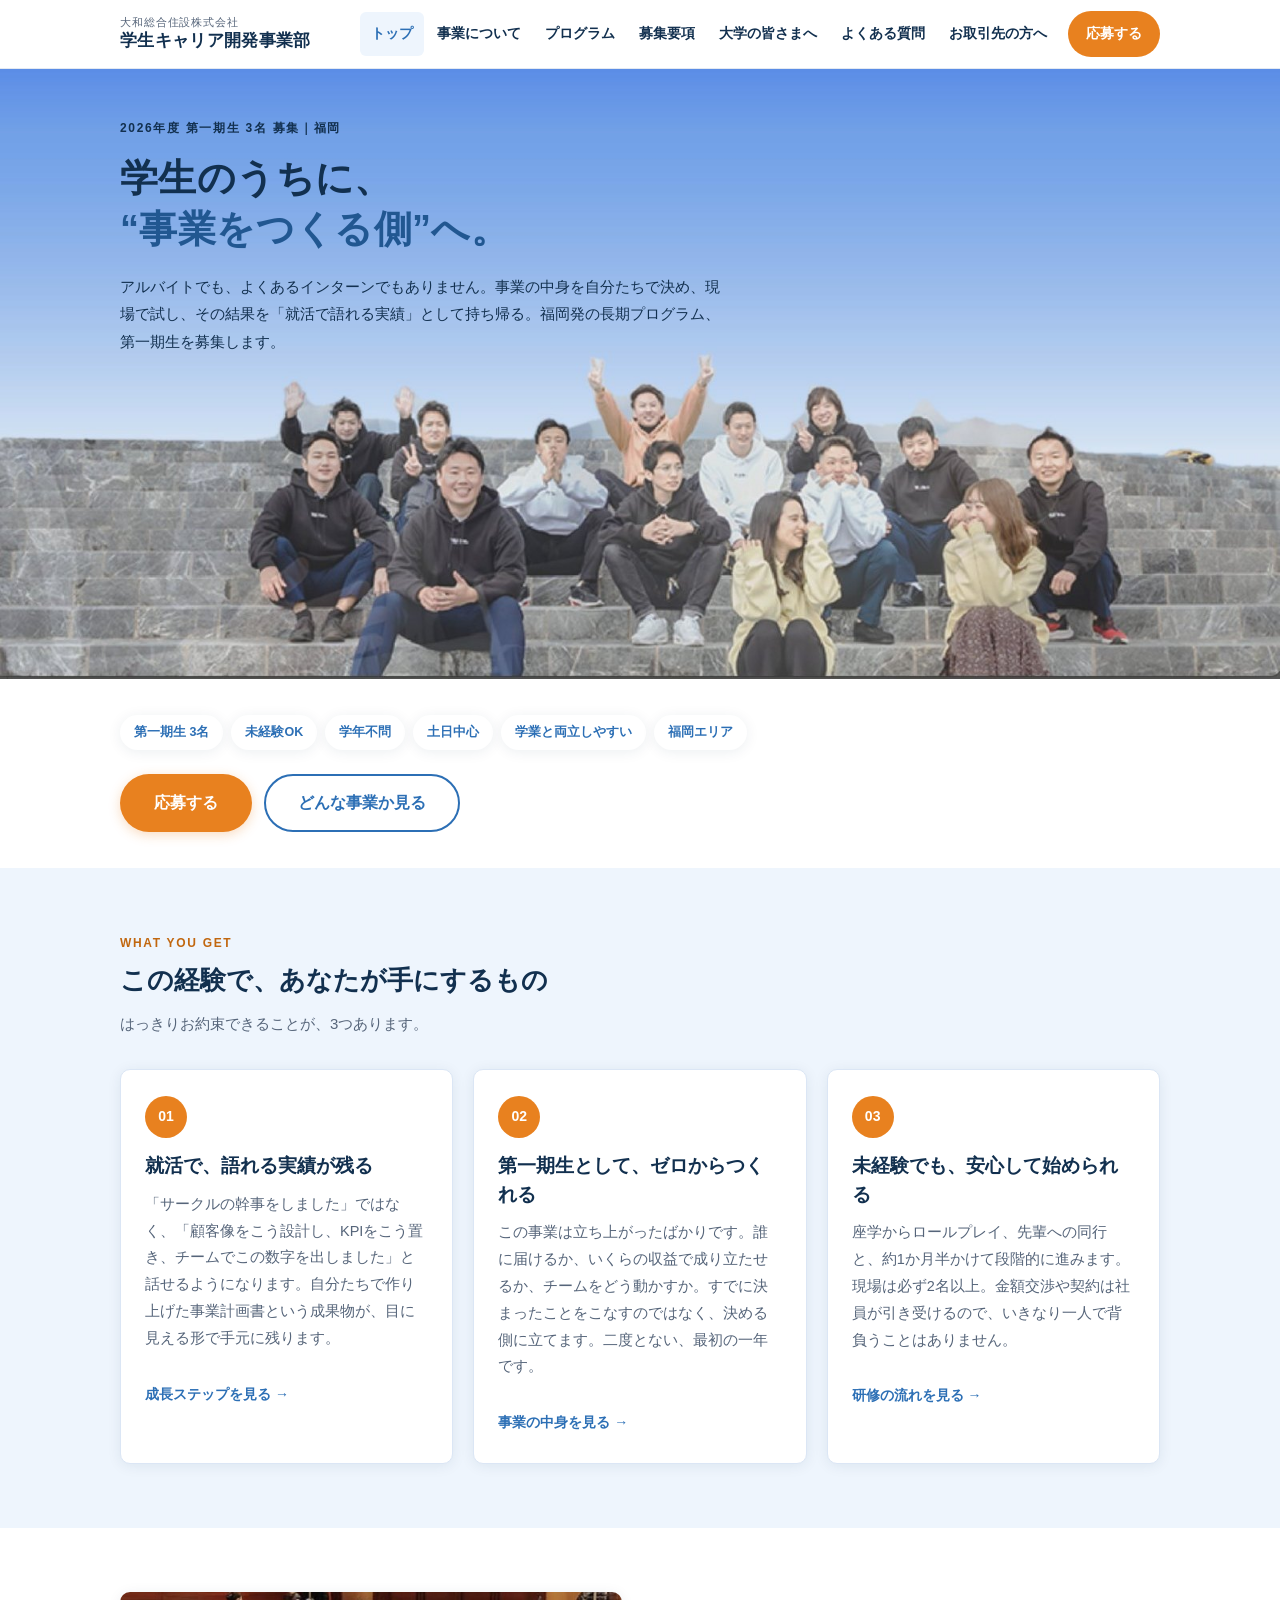
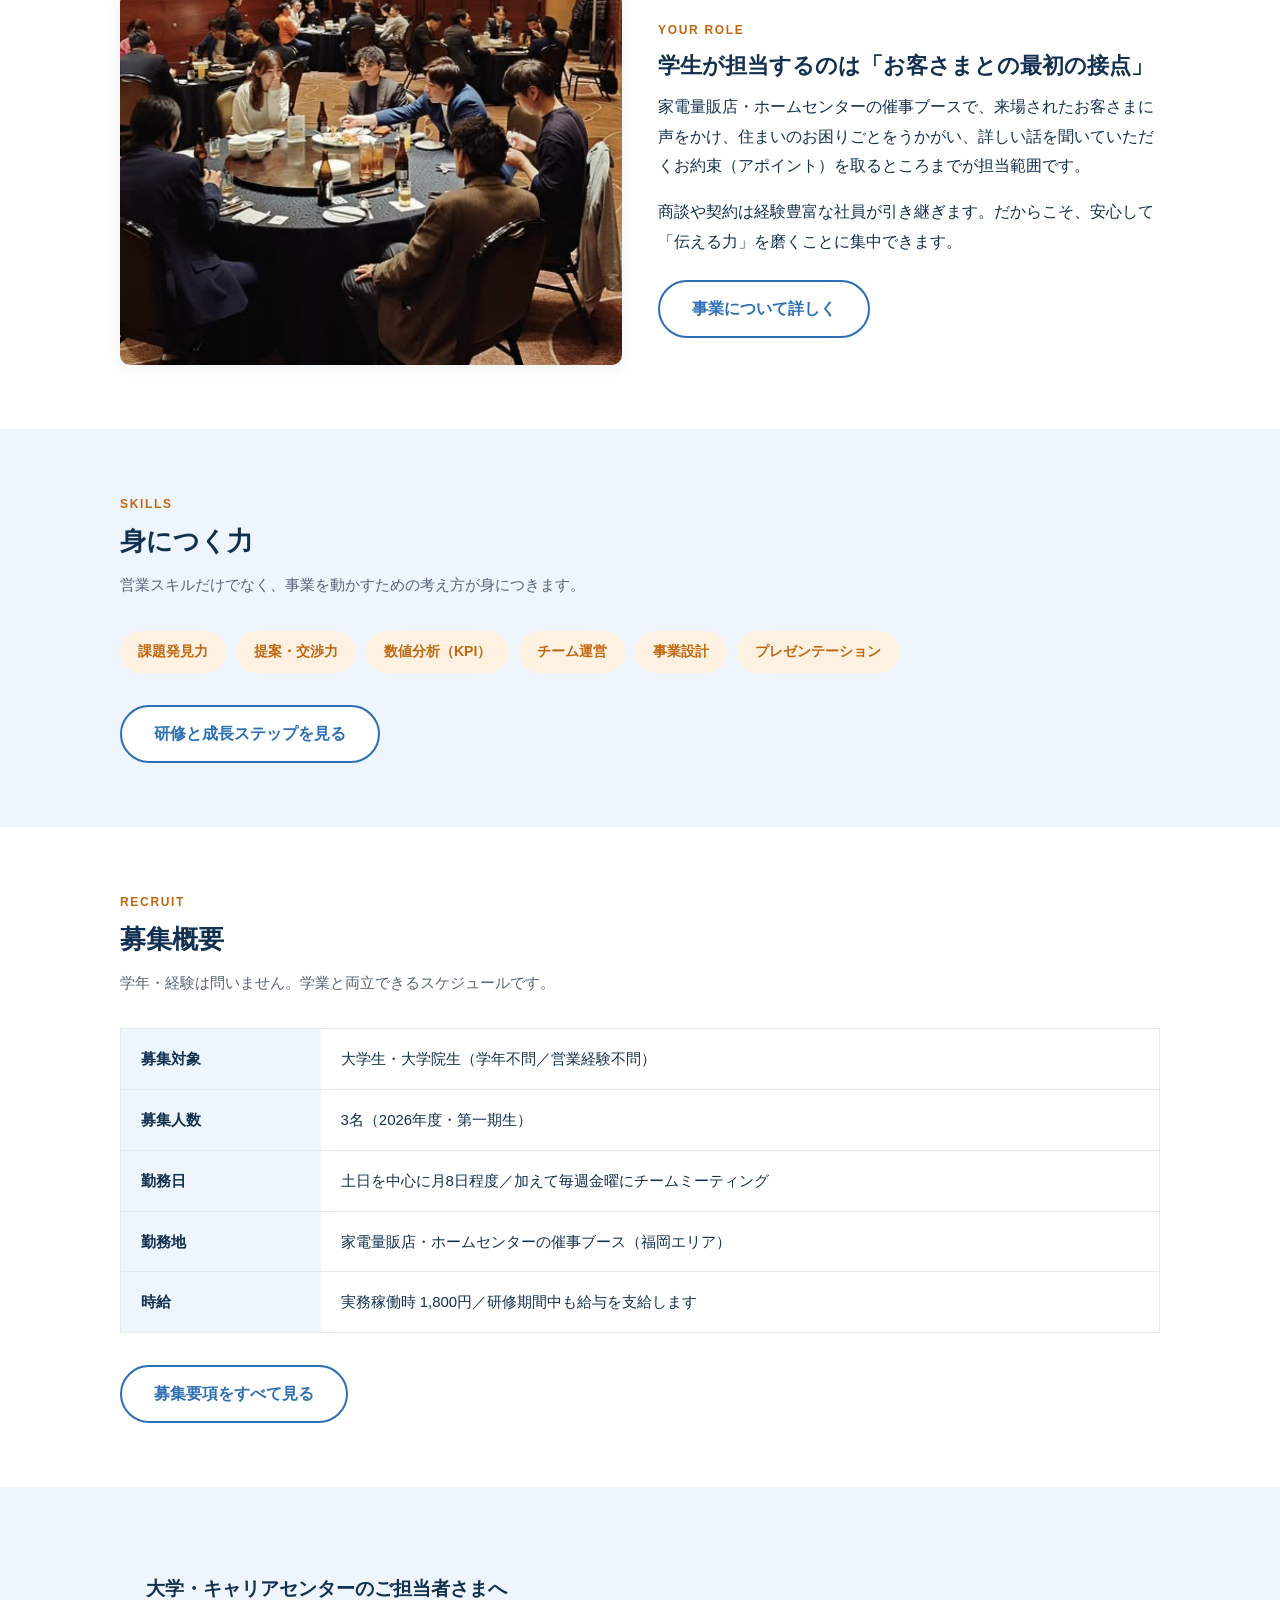
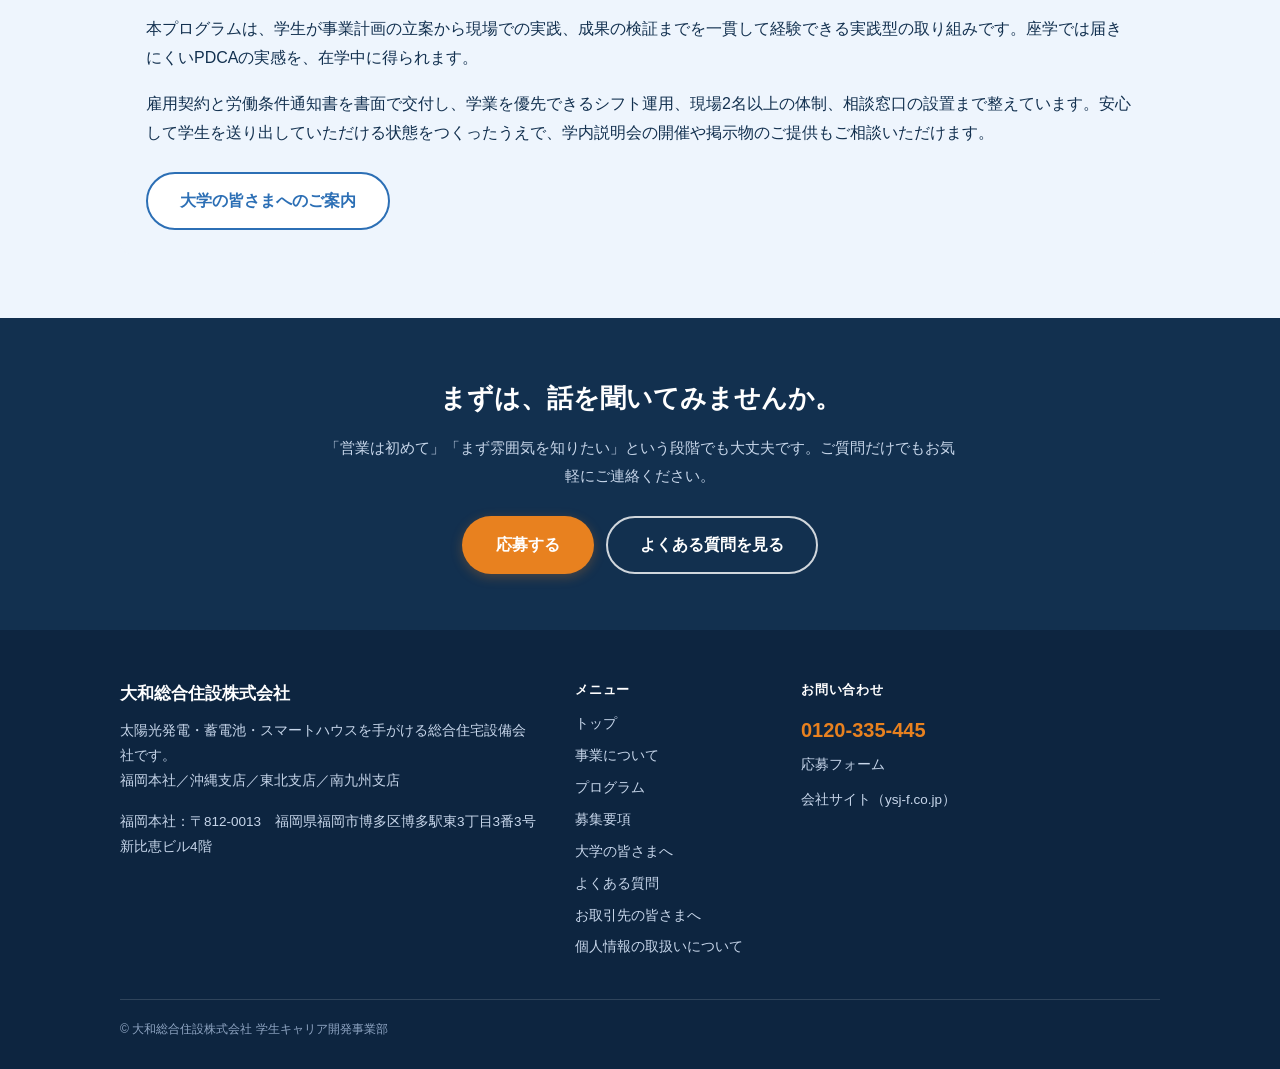
<file: index.html>
<!DOCTYPE html>
<html lang="ja">
<head>
<meta charset="utf-8">
<meta name="viewport" content="width=device-width,initial-scale=1">
<title>学生キャリア開発事業部｜大和総合住設株式会社</title>
<meta name="description" content="大和総合住設株式会社の学生キャリア開発事業部。顧客設定・収益計算・KPI設計まで、事業のつくり方を学生自身が考え、形にする長期プログラムです。福岡エリアで学生を募集しています。">
<link rel="stylesheet" href="assets/style.css">
</head>
<body>

<!--
  ==========================================================================
   このファイルの直し方（ブラウザ上でもそのまま編集できます）

   ・「< >」で囲まれた部分＝タグ は触らないでください
   ・タグとタグの あいだの日本語 だけを書き換えます
       例）  <h3>事業計画を、自分たちの手で</h3>
             ここの日本語だけ変える ↑
   ・下に「▼ ◯◯ ここから」という目印を入れています。直したい場所を
     その目印から探してください
   ・応募ボタンのリンク先・電話番号・メールは assets/config.js で
     一括変更できます（このファイルを触る必要はありません）
  ==========================================================================
-->

<header class="site-header">
  <div class="wrap header-inner">
    <a class="brand" href="index.html">
      <span class="brand-sub">大和総合住設株式会社</span>
      <span class="brand-main">学生キャリア開発事業部</span>
    </a>
    <button class="nav-toggle" type="button" aria-label="メニューを開く" aria-expanded="false"><span></span></button>
    <nav class="nav">
      <a href="index.html">トップ</a>
      <a href="about.html">事業について</a>
      <a href="program.html">プログラム</a>
      <a href="recruit.html">募集要項</a>
      <a href="for-universities.html">大学の皆さまへ</a>
      <a href="faq.html">よくある質問</a>
      <a href="for-partners.html">お取引先の方へ</a>
      <a class="btn-apply" href="#" data-apply>応募する</a>
    </nav>
  </div>
</header>

<main>

  <!-- ================= HERO ================= -->
  <!-- ▼▼▼ ここから：学生のうちに、“事業をつくる側”へ。 ▼▼▼ -->
  <section class="hero">
    <img class="hero-img" src="assets/img/hero.jpg" alt="大和総合住設の社員が階段に並んで笑顔で写る集合写真">
    <div class="hero-copy">
      <div class="wrap">
        <p class="hero-eyebrow">2026年度 第一期生 3名 募集｜福岡</p>
        <h1>学生のうちに、<br><span class="accent">&ldquo;事業をつくる側&rdquo;へ。</span></h1>
        <p class="hero-lead">アルバイトでも、よくあるインターンでもありません。事業の中身を自分たちで決め、現場で試し、その結果を「就活で語れる実績」として持ち帰る。福岡発の長期プログラム、第一期生を募集します。</p>
      </div>
    </div>
  </section>

  <!-- スマートフォン用（写真の下にテキストを表示） -->
  <div class="hero-copy-sp">
    <div class="wrap">
      <p class="hero-eyebrow">2026年度 第一期生 3名 募集｜福岡</p>
      <h1>学生のうちに、<br><span class="accent">&ldquo;事業をつくる側&rdquo;へ。</span></h1>
      <p class="hero-lead">アルバイトでも、よくあるインターンでもありません。事業の中身を自分たちで決め、現場で試し、その結果を「就活で語れる実績」として持ち帰る。福岡発の長期プログラム、第一期生を募集します。</p>
    </div>
  </div>

  <!-- ================= バッジ + CTA ================= -->
  <section class="section" style="padding-top:36px;padding-bottom:36px;">
    <div class="wrap">
      <ul class="hero-badges">
        <li>第一期生 3名</li>
        <li>未経験OK</li>
        <li>学年不問</li>
        <li>土日中心</li>
        <li>学業と両立しやすい</li>
        <li>福岡エリア</li>
      </ul>
      <div class="hero-actions">
        <a class="btn btn-primary" href="#" data-apply>応募する</a>
        <a class="btn btn-ghost" href="about.html">どんな事業か見る</a>
      </div>
    </div>
  </section>

  <!-- ================= 3つの魅力 ================= -->
  <!-- ▼▼▼ ここから：この経験で、あなたが手にするもの ▼▼▼ -->
  <section class="section section-tint">
    <div class="wrap">
      <div class="section-head">
        <span class="label">WHAT YOU GET</span>
        <h2>この経験で、あなたが手にするもの</h2>
        <p>はっきりお約束できることが、3つあります。</p>
      </div>
      <div class="cards">
        <div class="card">
          <span class="num">01</span>
          <h3>就活で、語れる実績が残る</h3>
          <p>「サークルの幹事をしました」ではなく、「顧客像をこう設計し、KPIをこう置き、チームでこの数字を出しました」と話せるようになります。自分たちで作り上げた事業計画書という成果物が、目に見える形で手元に残ります。</p>
          <a class="more" href="program.html">成長ステップを見る</a>
        </div>
        <div class="card">
          <span class="num">02</span>
          <h3>第一期生として、ゼロからつくれる</h3>
          <p>この事業は立ち上がったばかりです。誰に届けるか、いくらの収益で成り立たせるか、チームをどう動かすか。すでに決まったことをこなすのではなく、決める側に立てます。二度とない、最初の一年です。</p>
          <a class="more" href="about.html">事業の中身を見る</a>
        </div>
        <div class="card">
          <span class="num">03</span>
          <h3>未経験でも、安心して始められる</h3>
          <p>座学からロールプレイ、先輩への同行と、約1か月半かけて段階的に進みます。現場は必ず2名以上。金額交渉や契約は社員が引き受けるので、いきなり一人で背負うことはありません。</p>
          <a class="more" href="program.html">研修の流れを見る</a>
        </div>
      </div>
    </div>
  </section>

  <!-- ================= 仕事内容 ================= -->
  <!-- ▼▼▼ ここから：学生が担当するのは「お客さまとの最初の接点」 ▼▼▼ -->
  <section class="section">
    <div class="wrap">
      <div class="media">
        <div class="media-img">
          <img src="assets/img/meeting.jpg" alt="社内でミーティングをするメンバーの様子">
        </div>
        <div class="media-body">
          <span class="label" style="display:block;font-size:12px;font-weight:700;letter-spacing:.14em;color:var(--orange-dark);margin-bottom:8px;">YOUR ROLE</span>
          <h3>学生が担当するのは「お客さまとの最初の接点」</h3>
          <p>家電量販店・ホームセンターの催事ブースで、来場されたお客さまに声をかけ、住まいのお困りごとをうかがい、詳しい話を聞いていただくお約束（アポイント）を取るところまでが担当範囲です。</p>
          <p>商談や契約は経験豊富な社員が引き継ぎます。だからこそ、安心して「伝える力」を磨くことに集中できます。</p>
          <p class="mt24"><a class="btn btn-ghost" href="about.html">事業について詳しく</a></p>
        </div>
      </div>
    </div>
  </section>

  <!-- ================= 身につく力 ================= -->
  <!-- ▼▼▼ ここから：身につく力 ▼▼▼ -->
  <section class="section section-tint">
    <div class="wrap">
      <div class="section-head">
        <span class="label">SKILLS</span>
        <h2>身につく力</h2>
        <p>営業スキルだけでなく、事業を動かすための考え方が身につきます。</p>
      </div>
      <ul class="chips">
        <li>課題発見力</li>
        <li>提案・交渉力</li>
        <li>数値分析（KPI）</li>
        <li>チーム運営</li>
        <li>事業設計</li>
        <li>プレゼンテーション</li>
      </ul>
      <p class="mt32"><a class="btn btn-ghost" href="program.html">研修と成長ステップを見る</a></p>
    </div>
  </section>

  <!-- ================= 募集要項ダイジェスト ================= -->
  <!-- ▼▼▼ ここから：募集概要 ▼▼▼ -->
  <section class="section">
    <div class="wrap">
      <div class="section-head">
        <span class="label">RECRUIT</span>
        <h2>募集概要</h2>
        <p>学年・経験は問いません。学業と両立できるスケジュールです。</p>
      </div>
      <table class="table">
        <tr><th>募集対象</th><td>大学生・大学院生（学年不問／営業経験不問）</td></tr>
        <tr><th>募集人数</th><td>3名（2026年度・第一期生）</td></tr>
        <tr><th>勤務日</th><td>土日を中心に月8日程度／加えて毎週金曜にチームミーティング</td></tr>
        <tr><th>勤務地</th><td>家電量販店・ホームセンターの催事ブース（福岡エリア）</td></tr>
        <tr><th>時給</th><td>実務稼働時 1,800円／研修期間中も給与を支給します</td></tr>
      </table>
      <p class="mt32"><a class="btn btn-ghost" href="recruit.html">募集要項をすべて見る</a></p>
    </div>
  </section>

  <!-- ================= 大学向け ================= -->
  <!-- ▼▼▼ ここから：大学・キャリアセンターのご担当者さまへ ▼▼▼ -->
  <section class="section section-tint">
    <div class="wrap">
      <div class="note">
        <h3>大学・キャリアセンターのご担当者さまへ</h3>
        <p>本プログラムは、学生が事業計画の立案から現場での実践、成果の検証までを一貫して経験できる実践型の取り組みです。座学では届きにくいPDCAの実感を、在学中に得られます。</p>
        <p>雇用契約と労働条件通知書を書面で交付し、学業を優先できるシフト運用、現場2名以上の体制、相談窓口の設置まで整えています。安心して学生を送り出していただける状態をつくったうえで、学内説明会の開催や掲示物のご提供もご相談いただけます。</p>
        <p class="mt24"><a class="btn btn-ghost" href="for-universities.html">大学の皆さまへのご案内</a></p>
      </div>
    </div>
  </section>

  <!-- ================= CTA ================= -->
  <!-- ▼▼▼ ここから：まずは、話を聞いてみませんか。 ▼▼▼ -->
  <section class="cta">
    <div class="wrap">
      <h2>まずは、話を聞いてみませんか。</h2>
      <p>「営業は初めて」「まず雰囲気を知りたい」という段階でも大丈夫です。ご質問だけでもお気軽にご連絡ください。</p>
      <div class="cta-actions">
        <a class="btn btn-primary" href="#" data-apply>応募する</a>
        <a class="btn btn-line" href="faq.html">よくある質問を見る</a>
      </div>
    </div>
  </section>

</main>

<footer class="site-footer">
  <div class="wrap">
    <div class="footer-top">
      <div class="footer-brand">
        <p class="name">大和総合住設株式会社</p>
        <p>太陽光発電・蓄電池・スマートハウスを手がける総合住宅設備会社です。<br>福岡本社／沖縄支店／東北支店／南九州支店</p>
        <p>福岡本社：〒812-0013　福岡県福岡市博多区博多駅東3丁目3番3号 新比恵ビル4階</p>
      </div>
      <div class="footer-links">
        <h4>メニュー</h4>
        <ul>
          <li><a href="index.html">トップ</a></li>
          <li><a href="about.html">事業について</a></li>
          <li><a href="program.html">プログラム</a></li>
          <li><a href="recruit.html">募集要項</a></li>
          <li><a href="for-universities.html">大学の皆さまへ</a></li>
          <li><a href="faq.html">よくある質問</a></li>
          <li><a href="for-partners.html">お取引先の皆さまへ</a></li>
          <li><a href="privacy.html">個人情報の取扱いについて</a></li>
        </ul>
      </div>
      <div class="footer-contact">
        <h4 style="color:#fff;font-size:13px;margin:0 0 10px;letter-spacing:.06em;">お問い合わせ</h4>
        <a class="tel" href="tel:0120335445" data-tel>0120-335-445</a>
        <p style="margin:0 0 10px;"><a href="#" data-apply>応募フォーム</a></p>
        <p style="margin:0;"><a href="https://ysj-f.co.jp" target="_blank" rel="noopener">会社サイト（ysj-f.co.jp）</a></p>
      </div>
    </div>
    <div class="footer-bottom">
      &copy; 大和総合住設株式会社 学生キャリア開発事業部
    </div>
  </div>
</footer>

<script src="assets/config.js"></script>
<script src="assets/main.js"></script>
</body>
</html>
</file>
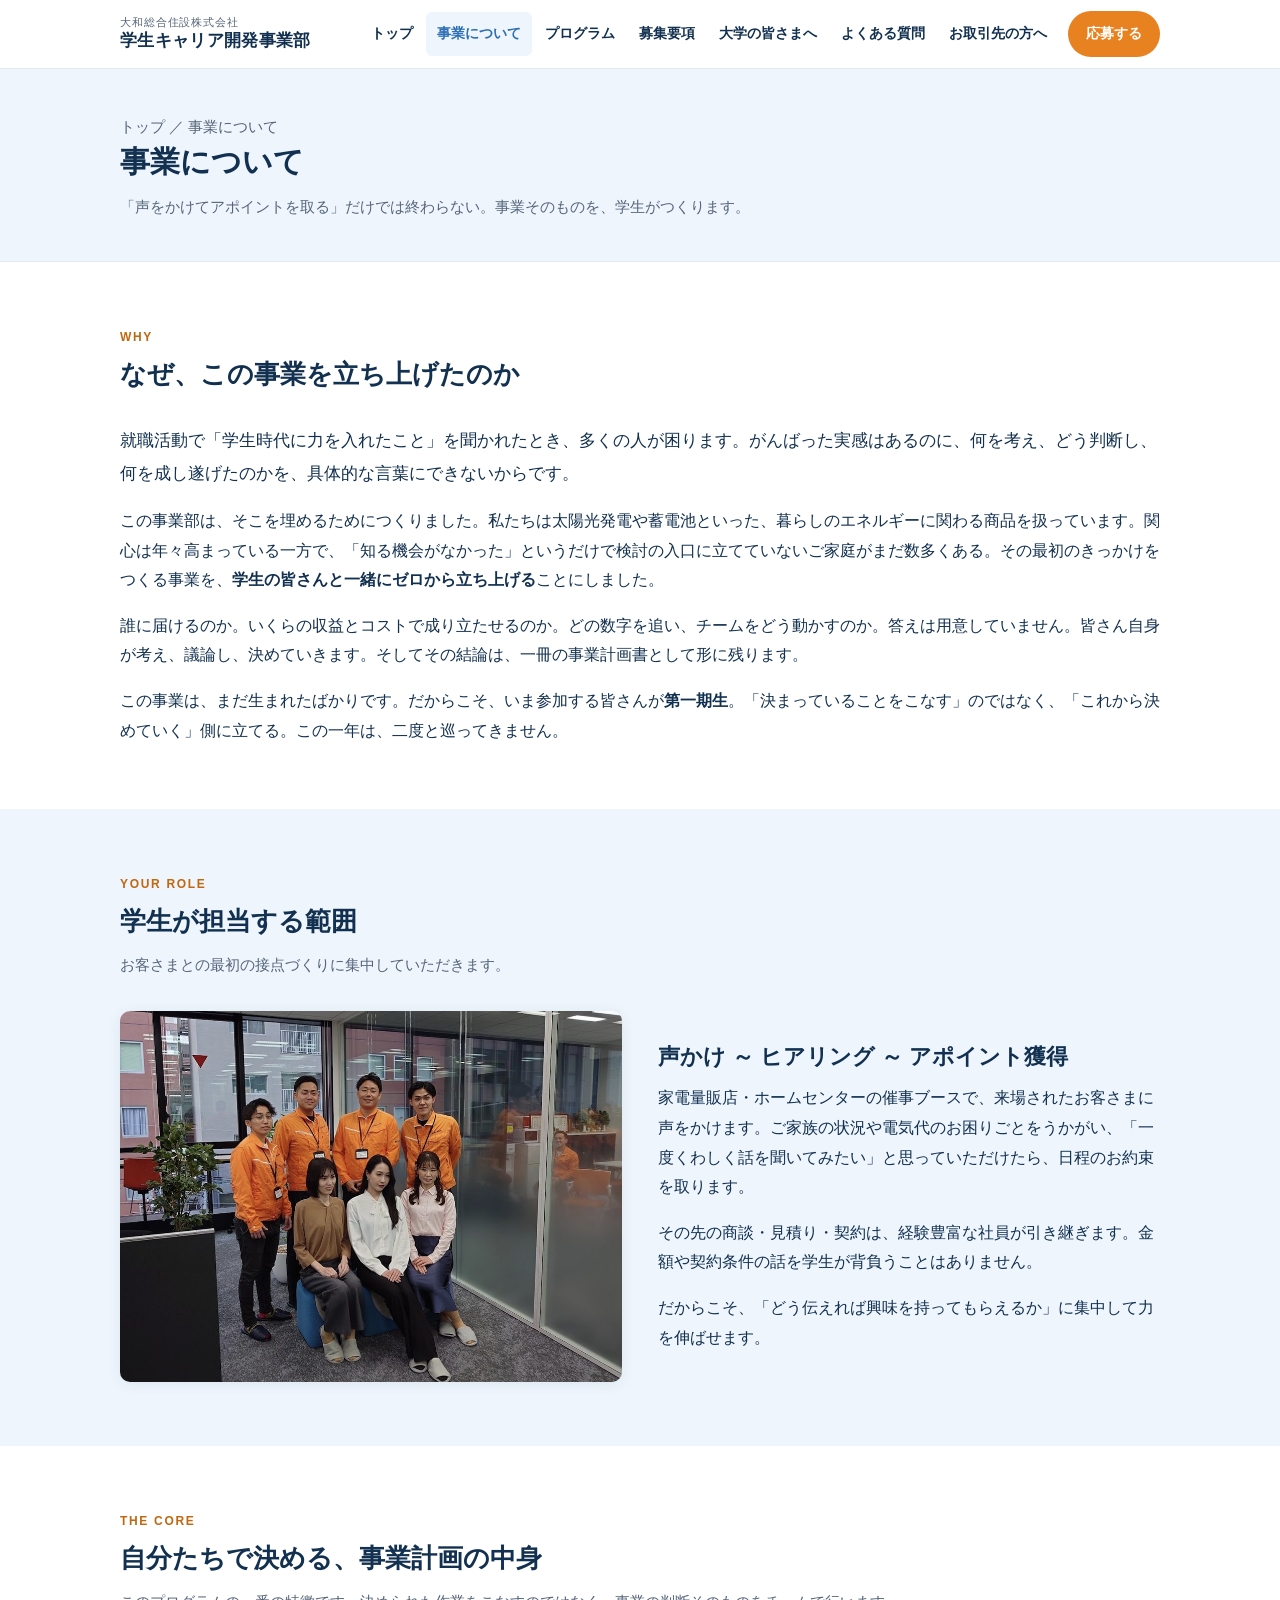
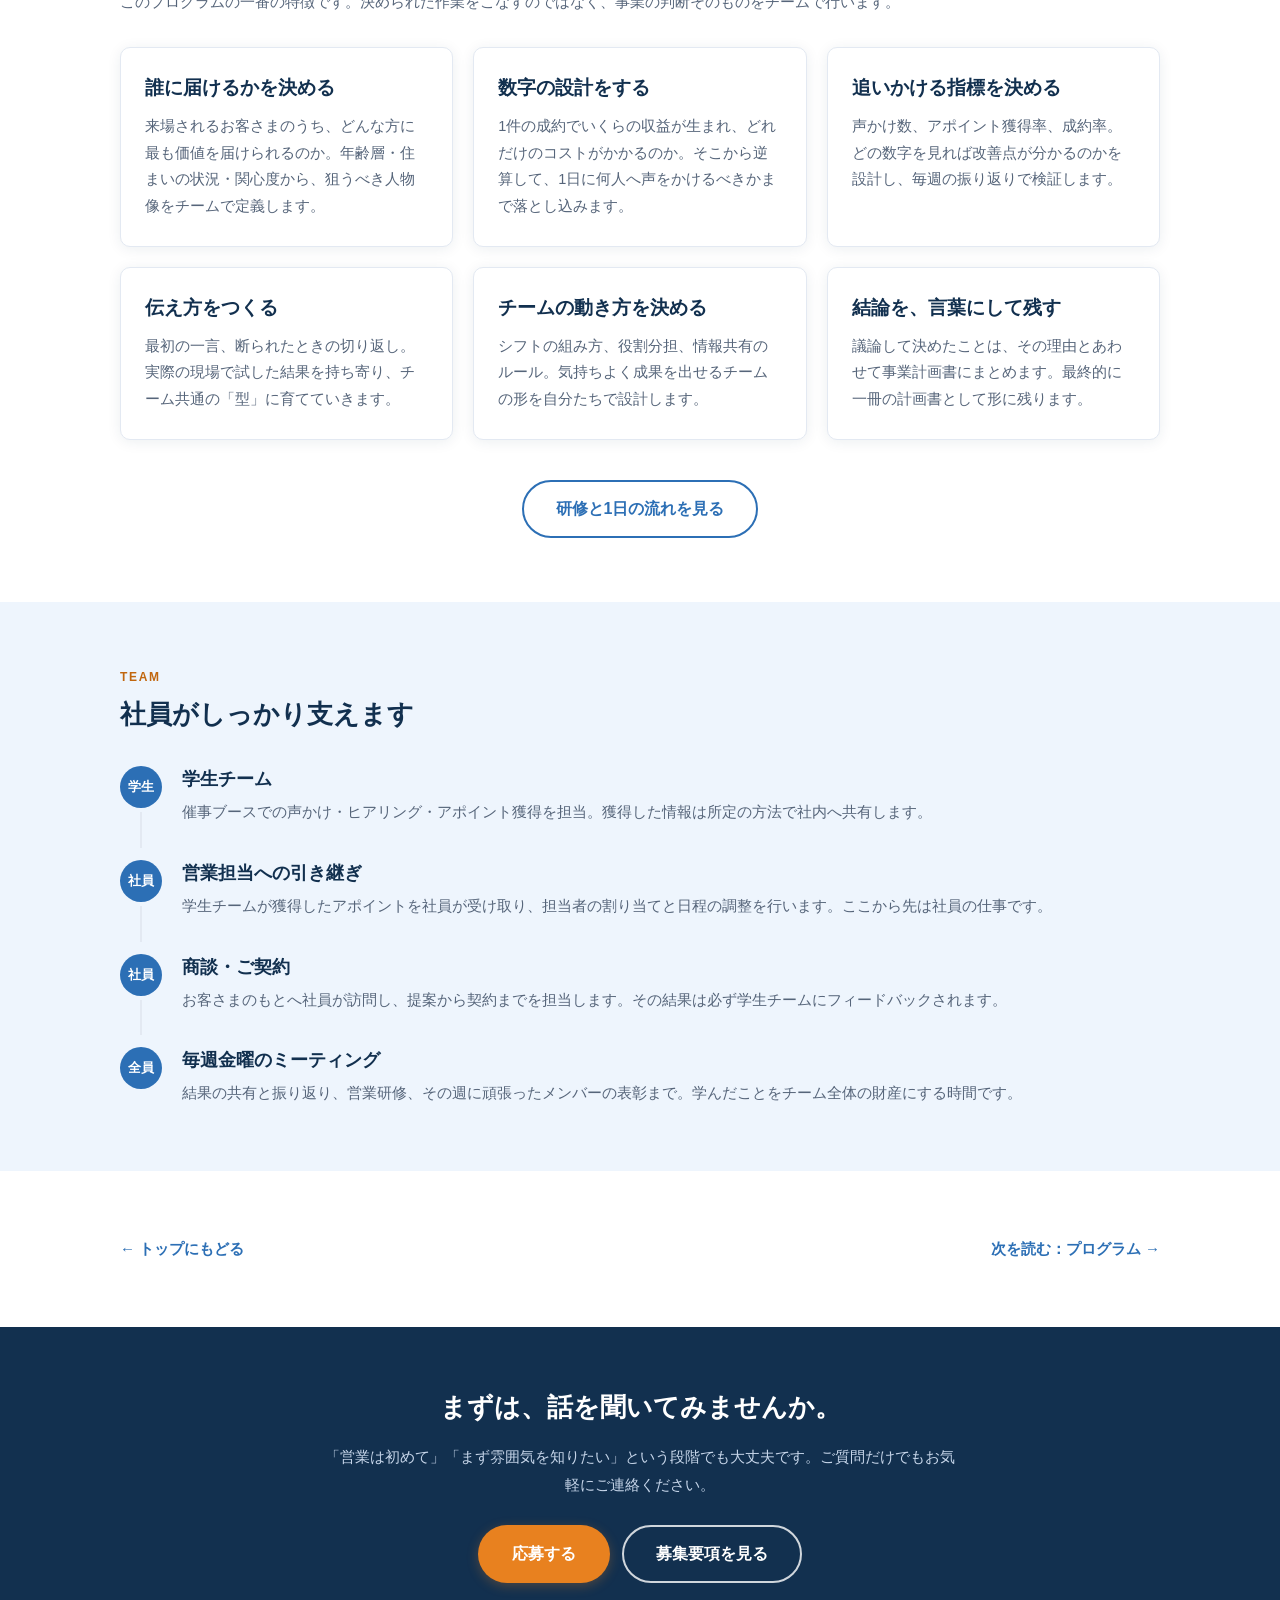
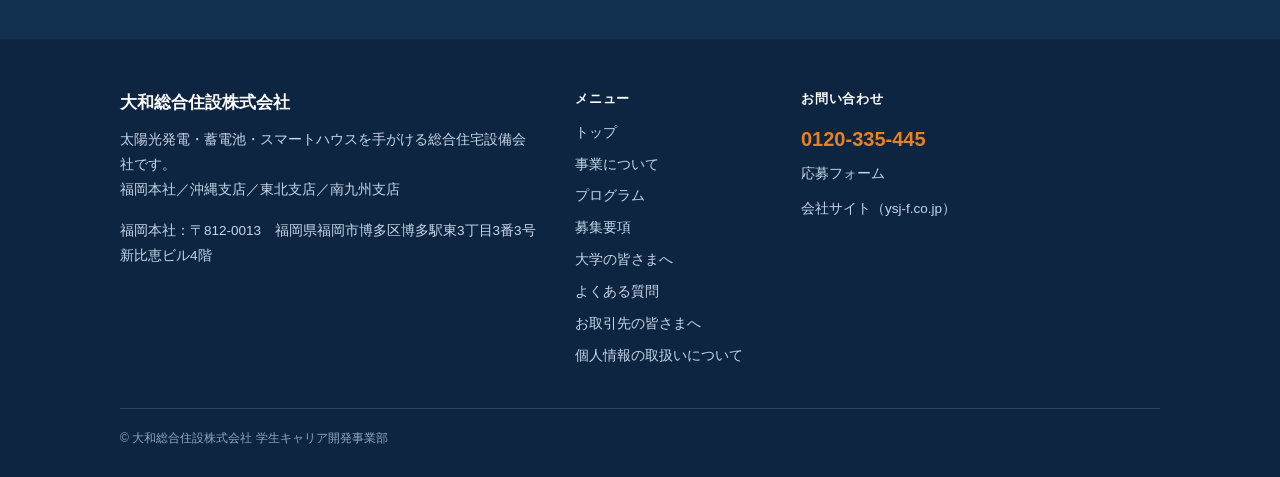
<file: about.html>
<!DOCTYPE html>
<html lang="ja">
<head>
<meta charset="utf-8">
<meta name="viewport" content="width=device-width,initial-scale=1">
<title>事業について｜学生キャリア開発事業部｜大和総合住設株式会社</title>
<meta name="description" content="学生キャリア開発事業部の事業内容。学生が担当する範囲、自分たちで決める事業計画の中身、社員との連携体制をご紹介します。">
<link rel="stylesheet" href="assets/style.css">
</head>
<body>

<!--
  ==========================================================================
   このファイルの直し方（ブラウザ上でもそのまま編集できます）

   ・「< >」で囲まれた部分＝タグ は触らないでください
   ・タグとタグの あいだの日本語 だけを書き換えます
       例）  <h3>事業計画を、自分たちの手で</h3>
             ここの日本語だけ変える ↑
   ・下に「▼ ◯◯ ここから」という目印を入れています。直したい場所を
     その目印から探してください
   ・応募ボタンのリンク先・電話番号・メールは assets/config.js で
     一括変更できます（このファイルを触る必要はありません）
  ==========================================================================
-->

<header class="site-header">
  <div class="wrap header-inner">
    <a class="brand" href="index.html">
      <span class="brand-sub">大和総合住設株式会社</span>
      <span class="brand-main">学生キャリア開発事業部</span>
    </a>
    <button class="nav-toggle" type="button" aria-label="メニューを開く" aria-expanded="false"><span></span></button>
    <nav class="nav">
      <a href="index.html">トップ</a>
      <a href="about.html">事業について</a>
      <a href="program.html">プログラム</a>
      <a href="recruit.html">募集要項</a>
      <a href="for-universities.html">大学の皆さまへ</a>
      <a href="faq.html">よくある質問</a>
      <a href="for-partners.html">お取引先の方へ</a>
      <a class="btn-apply" href="#" data-apply>応募する</a>
    </nav>
  </div>
</header>

<main>

  <!-- ▼▼▼ ここから：事業について ▼▼▼ -->
  <div class="page-head">
    <div class="wrap">
      <p class="breadcrumb"><a href="index.html">トップ</a> ／ 事業について</p>
      <h1>事業について</h1>
      <p>「声をかけてアポイントを取る」だけでは終わらない。事業そのものを、学生がつくります。</p>
    </div>
  </div>

  <!-- ============ なぜこの事業か ============ -->
  <!-- ▼▼▼ ここから：なぜ、この事業を立ち上げたのか ▼▼▼ -->
  <section class="section">
    <div class="wrap">
      <div class="section-head">
        <span class="label">WHY</span>
        <h2>なぜ、この事業を立ち上げたのか</h2>
      </div>
      <p class="lead">就職活動で「学生時代に力を入れたこと」を聞かれたとき、多くの人が困ります。がんばった実感はあるのに、何を考え、どう判断し、何を成し遂げたのかを、具体的な言葉にできないからです。</p>
      <p>この事業部は、そこを埋めるためにつくりました。私たちは太陽光発電や蓄電池といった、暮らしのエネルギーに関わる商品を扱っています。関心は年々高まっている一方で、「知る機会がなかった」というだけで検討の入口に立てていないご家庭がまだ数多くある。その最初のきっかけをつくる事業を、<strong>学生の皆さんと一緒にゼロから立ち上げる</strong>ことにしました。</p>
      <p>誰に届けるのか。いくらの収益とコストで成り立たせるのか。どの数字を追い、チームをどう動かすのか。答えは用意していません。皆さん自身が考え、議論し、決めていきます。そしてその結論は、一冊の事業計画書として形に残ります。</p>
      <p>この事業は、まだ生まれたばかりです。だからこそ、いま参加する皆さんが<strong>第一期生</strong>。「決まっていることをこなす」のではなく、「これから決めていく」側に立てる。この一年は、二度と巡ってきません。</p>
    </div>
  </section>

  <!-- ============ 担当範囲 ============ -->
  <!-- ▼▼▼ ここから：学生が担当する範囲 ▼▼▼ -->
  <section class="section section-tint">
    <div class="wrap">
      <div class="section-head">
        <span class="label">YOUR ROLE</span>
        <h2>学生が担当する範囲</h2>
        <p>お客さまとの最初の接点づくりに集中していただきます。</p>
      </div>
      <div class="media">
        <div class="media-img">
          <img src="assets/img/office.jpg" alt="オフィスに集まる大和総合住設のメンバー">
        </div>
        <div class="media-body">
          <h3>声かけ ～ ヒアリング ～ アポイント獲得</h3>
          <p>家電量販店・ホームセンターの催事ブースで、来場されたお客さまに声をかけます。ご家族の状況や電気代のお困りごとをうかがい、「一度くわしく話を聞いてみたい」と思っていただけたら、日程のお約束を取ります。</p>
          <p>その先の商談・見積り・契約は、経験豊富な社員が引き継ぎます。金額や契約条件の話を学生が背負うことはありません。</p>
          <p>だからこそ、「どう伝えれば興味を持ってもらえるか」に集中して力を伸ばせます。</p>
        </div>
      </div>
    </div>
  </section>

  <!-- ============ 事業計画づくり ============ -->
  <!-- ▼▼▼ ここから：自分たちで決める、事業計画の中身 ▼▼▼ -->
  <section class="section">
    <div class="wrap">
      <div class="section-head">
        <span class="label">THE CORE</span>
        <h2>自分たちで決める、事業計画の中身</h2>
        <p>このプログラムの一番の特徴です。決められた作業をこなすのではなく、事業の判断そのものをチームで行います。</p>
      </div>
      <div class="cards">
        <div class="card">
          <h3>誰に届けるかを決める</h3>
          <p>来場されるお客さまのうち、どんな方に最も価値を届けられるのか。年齢層・住まいの状況・関心度から、狙うべき人物像をチームで定義します。</p>
        </div>
        <div class="card">
          <h3>数字の設計をする</h3>
          <p>1件の成約でいくらの収益が生まれ、どれだけのコストがかかるのか。そこから逆算して、1日に何人へ声をかけるべきかまで落とし込みます。</p>
        </div>
        <div class="card">
          <h3>追いかける指標を決める</h3>
          <p>声かけ数、アポイント獲得率、成約率。どの数字を見れば改善点が分かるのかを設計し、毎週の振り返りで検証します。</p>
        </div>
        <div class="card">
          <h3>伝え方をつくる</h3>
          <p>最初の一言、断られたときの切り返し。実際の現場で試した結果を持ち寄り、チーム共通の「型」に育てていきます。</p>
        </div>
        <div class="card">
          <h3>チームの動き方を決める</h3>
          <p>シフトの組み方、役割分担、情報共有のルール。気持ちよく成果を出せるチームの形を自分たちで設計します。</p>
        </div>
        <div class="card">
          <h3>結論を、言葉にして残す</h3>
          <p>議論して決めたことは、その理由とあわせて事業計画書にまとめます。最終的に一冊の計画書として形に残ります。</p>
        </div>
      </div>
      <p class="mt40 center"><a class="btn btn-ghost" href="program.html">研修と1日の流れを見る</a></p>
    </div>
  </section>

  <!-- ============ 連携体制 ============ -->
  <!-- ▼▼▼ ここから：社員がしっかり支えます ▼▼▼ -->
  <section class="section section-tint">
    <div class="wrap">
      <div class="section-head">
        <span class="label">TEAM</span>
        <h2>社員がしっかり支えます</h2>
      </div>
      <ul class="steps">
        <li data-step="学生">
          <h3>学生チーム</h3>
          <p>催事ブースでの声かけ・ヒアリング・アポイント獲得を担当。獲得した情報は所定の方法で社内へ共有します。</p>
        </li>
        <li data-step="社員">
          <h3>営業担当への引き継ぎ</h3>
          <p>学生チームが獲得したアポイントを社員が受け取り、担当者の割り当てと日程の調整を行います。ここから先は社員の仕事です。</p>
        </li>
        <li data-step="社員">
          <h3>商談・ご契約</h3>
          <p>お客さまのもとへ社員が訪問し、提案から契約までを担当します。その結果は必ず学生チームにフィードバックされます。</p>
        </li>
        <li data-step="全員">
          <h3>毎週金曜のミーティング</h3>
          <p>結果の共有と振り返り、営業研修、その週に頑張ったメンバーの表彰まで。学んだことをチーム全体の財産にする時間です。</p>
        </li>
      </ul>
    </div>
  </section>

  <section class="section">
    <div class="wrap">
      <div class="pagenav" style="margin-top:0;border-top:0;padding-top:0;">
        <a href="index.html">← トップにもどる</a>
        <a href="program.html">次を読む：プログラム →</a>
      </div>
    </div>
  </section>

  <!-- ▼▼▼ ここから：まずは、話を聞いてみませんか。 ▼▼▼ -->
  <section class="cta">
    <div class="wrap">
      <h2>まずは、話を聞いてみませんか。</h2>
      <p>「営業は初めて」「まず雰囲気を知りたい」という段階でも大丈夫です。ご質問だけでもお気軽にご連絡ください。</p>
      <div class="cta-actions">
        <a class="btn btn-primary" href="#" data-apply>応募する</a>
        <a class="btn btn-line" href="recruit.html">募集要項を見る</a>
      </div>
    </div>
  </section>

</main>

<footer class="site-footer">
  <div class="wrap">
    <div class="footer-top">
      <div class="footer-brand">
        <p class="name">大和総合住設株式会社</p>
        <p>太陽光発電・蓄電池・スマートハウスを手がける総合住宅設備会社です。<br>福岡本社／沖縄支店／東北支店／南九州支店</p>
        <p>福岡本社：〒812-0013　福岡県福岡市博多区博多駅東3丁目3番3号 新比恵ビル4階</p>
      </div>
      <div class="footer-links">
        <h4>メニュー</h4>
        <ul>
          <li><a href="index.html">トップ</a></li>
          <li><a href="about.html">事業について</a></li>
          <li><a href="program.html">プログラム</a></li>
          <li><a href="recruit.html">募集要項</a></li>
          <li><a href="for-universities.html">大学の皆さまへ</a></li>
          <li><a href="faq.html">よくある質問</a></li>
          <li><a href="for-partners.html">お取引先の皆さまへ</a></li>
          <li><a href="privacy.html">個人情報の取扱いについて</a></li>
        </ul>
      </div>
      <div class="footer-contact">
        <h4 style="color:#fff;font-size:13px;margin:0 0 10px;letter-spacing:.06em;">お問い合わせ</h4>
        <a class="tel" href="tel:0120335445" data-tel>0120-335-445</a>
        <p style="margin:0 0 10px;"><a href="#" data-apply>応募フォーム</a></p>
        <p style="margin:0;"><a href="https://ysj-f.co.jp" target="_blank" rel="noopener">会社サイト（ysj-f.co.jp）</a></p>
      </div>
    </div>
    <div class="footer-bottom">
      &copy; 大和総合住設株式会社 学生キャリア開発事業部
    </div>
  </div>
</footer>

<script src="assets/config.js"></script>
<script src="assets/main.js"></script>
</body>
</html>
</file>
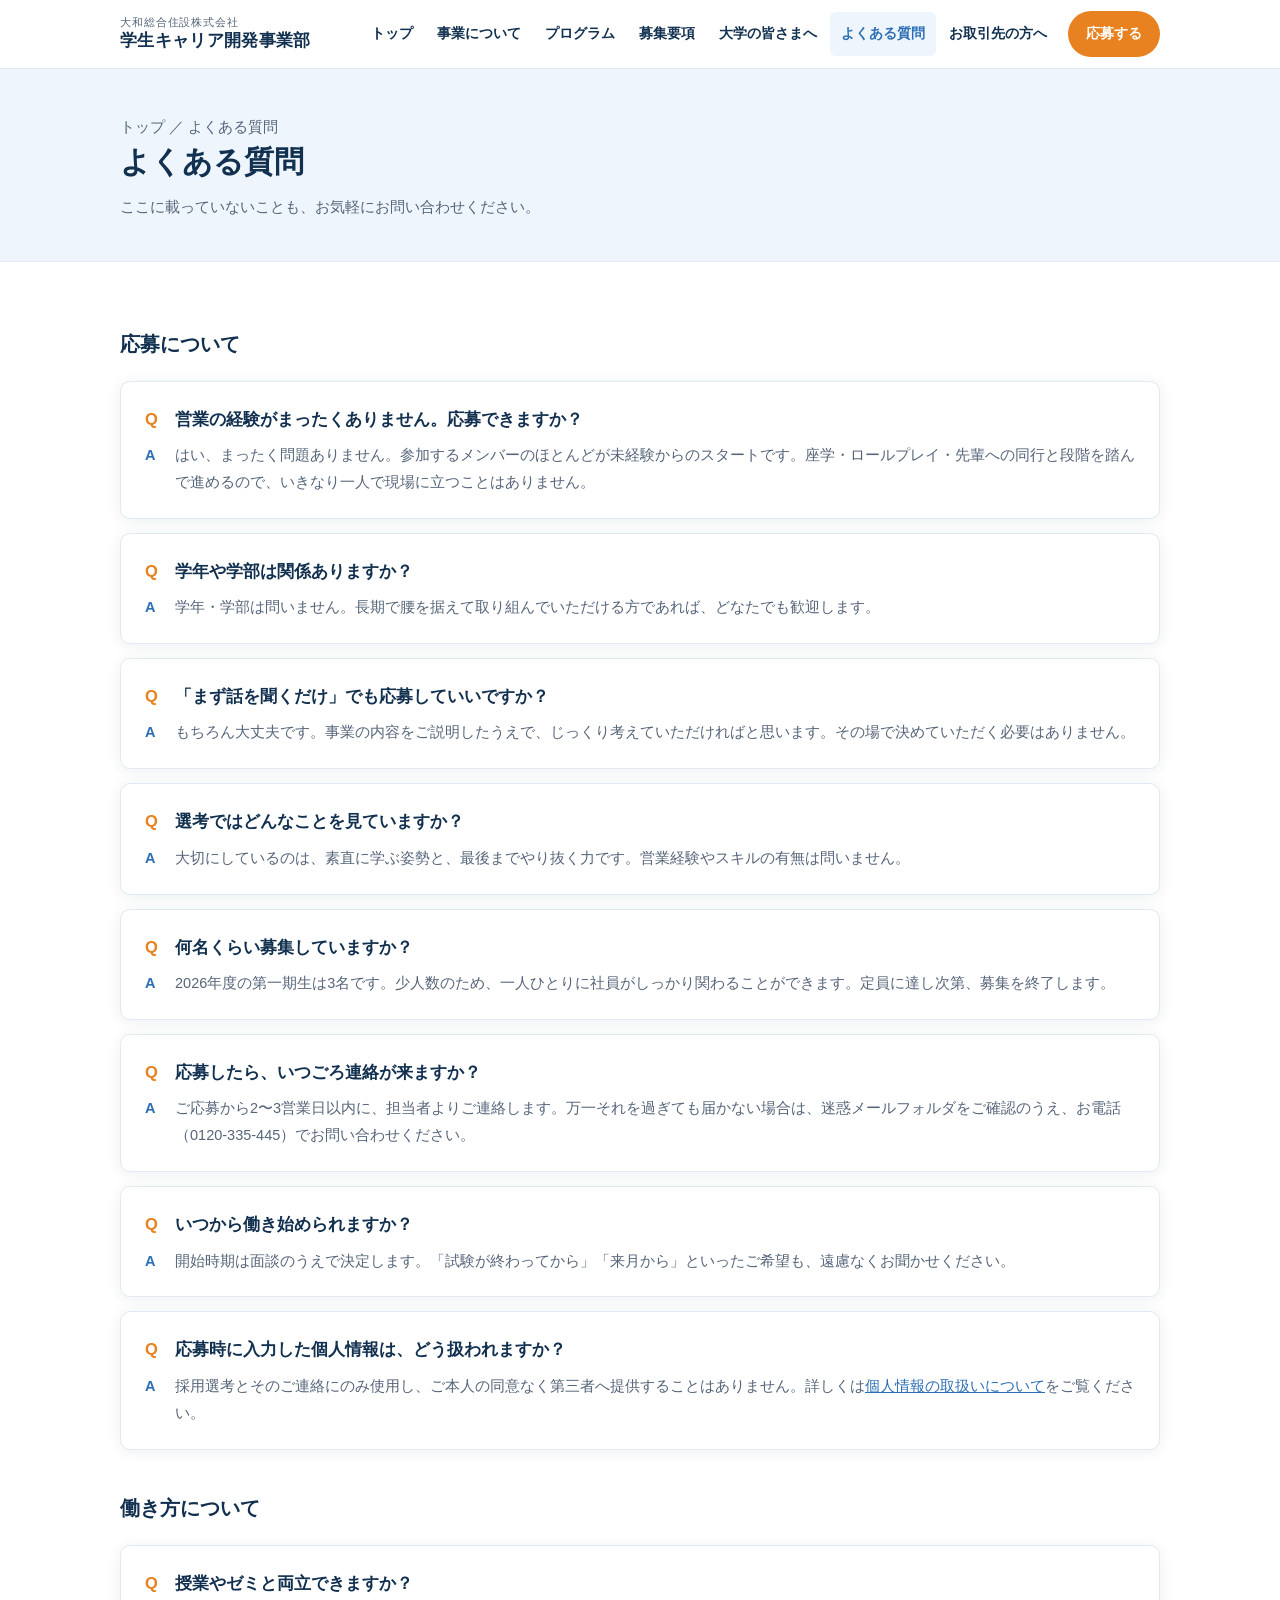
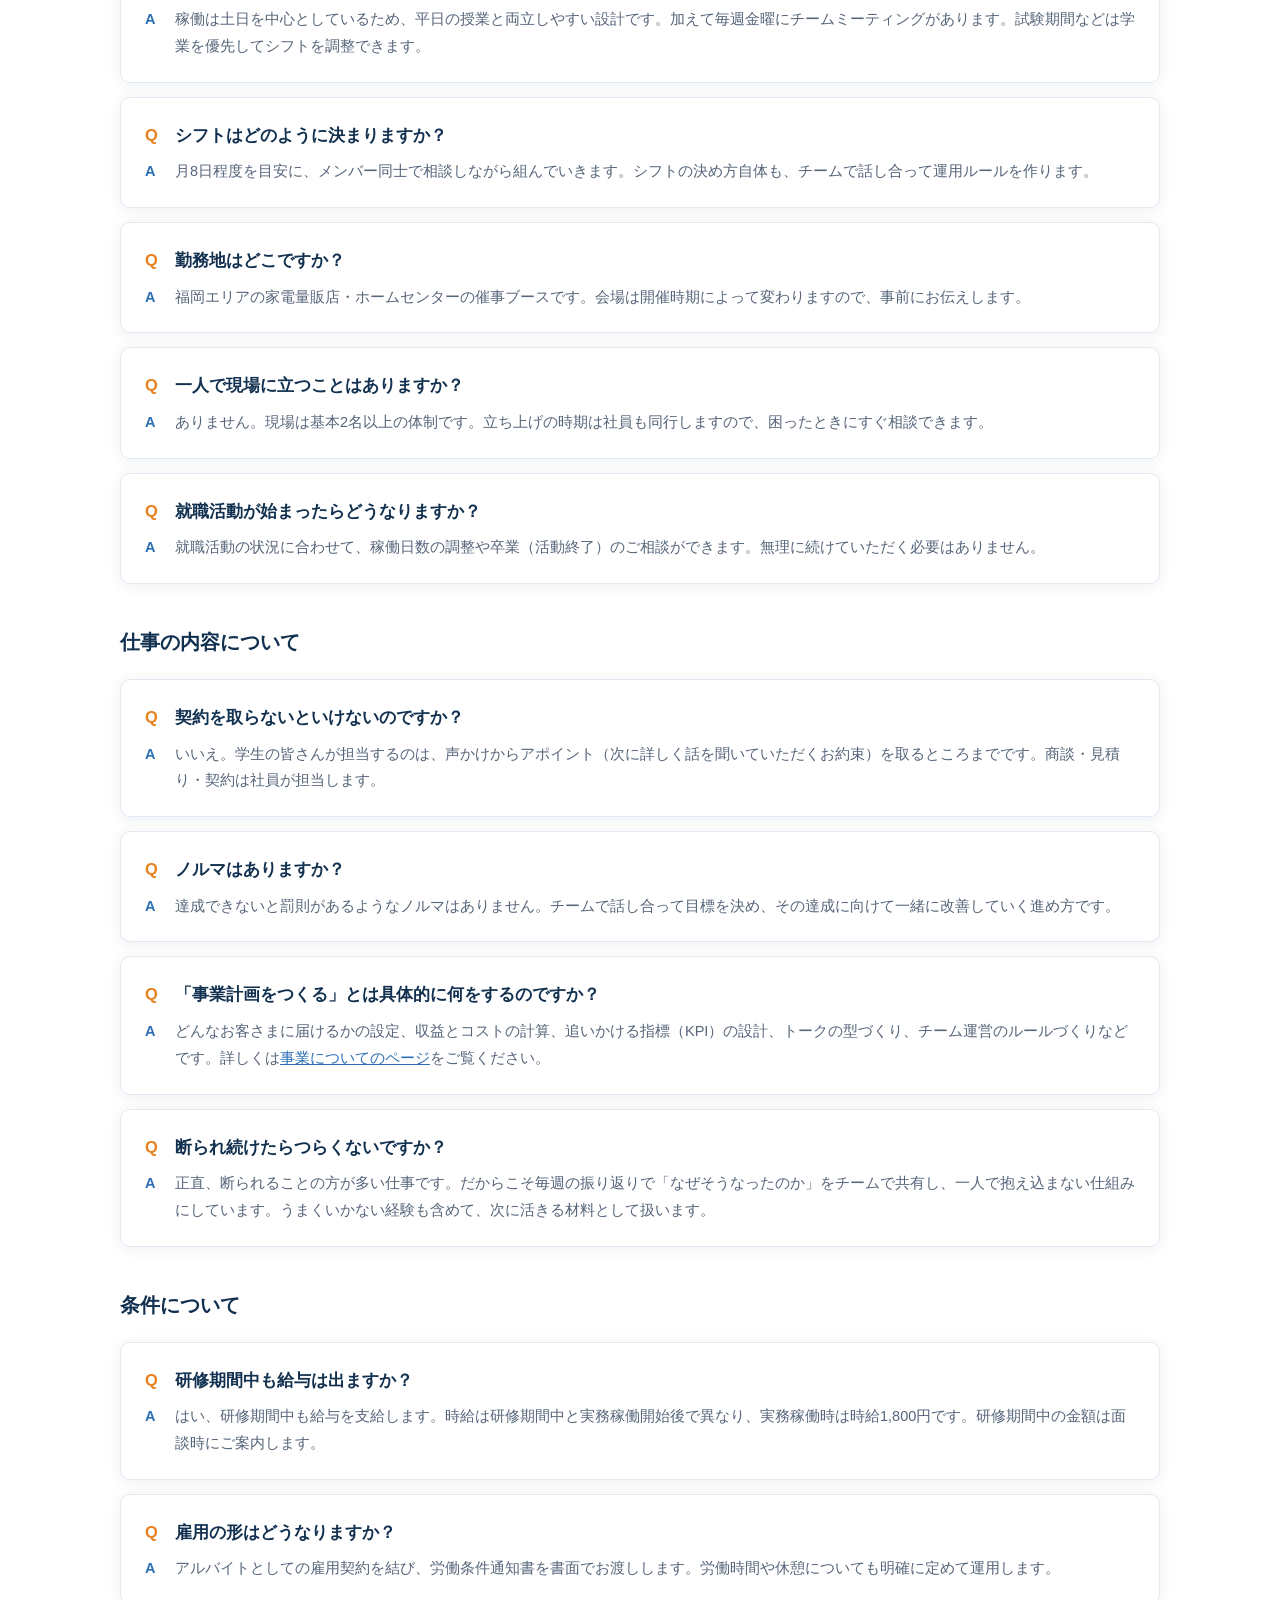
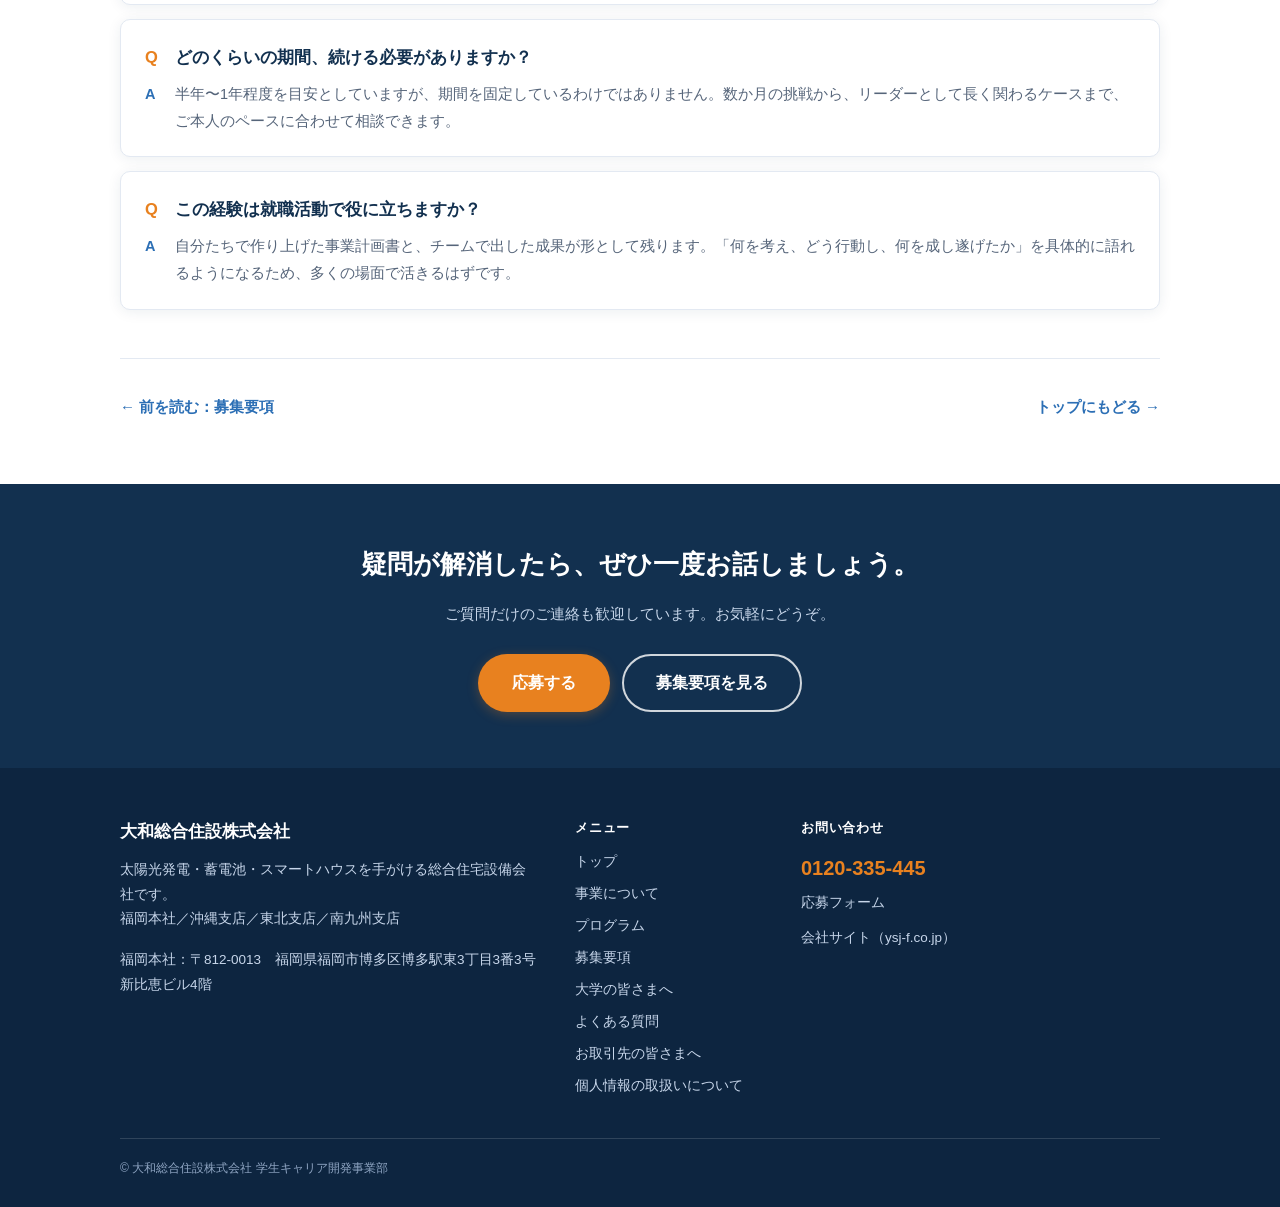
<file: faq.html>
<!DOCTYPE html>
<html lang="ja">
<head>
<meta charset="utf-8">
<meta name="viewport" content="width=device-width,initial-scale=1">
<title>よくある質問｜学生キャリア開発事業部｜大和総合住設株式会社</title>
<meta name="description" content="学生キャリア開発事業部へのよくある質問。未経験でも大丈夫か、学業と両立できるか、シフトや給与、就職活動との関係についてお答えします。">
<link rel="stylesheet" href="assets/style.css">
</head>
<body>

<!--
  ==========================================================================
   このファイルの直し方（ブラウザ上でもそのまま編集できます）

   ・「< >」で囲まれた部分＝タグ は触らないでください
   ・タグとタグの あいだの日本語 だけを書き換えます
       例）  <h3>事業計画を、自分たちの手で</h3>
             ここの日本語だけ変える ↑
   ・下に「▼ ◯◯ ここから」という目印を入れています。直したい場所を
     その目印から探してください
   ・応募ボタンのリンク先・電話番号・メールは assets/config.js で
     一括変更できます（このファイルを触る必要はありません）
  ==========================================================================
-->

<header class="site-header">
  <div class="wrap header-inner">
    <a class="brand" href="index.html">
      <span class="brand-sub">大和総合住設株式会社</span>
      <span class="brand-main">学生キャリア開発事業部</span>
    </a>
    <button class="nav-toggle" type="button" aria-label="メニューを開く" aria-expanded="false"><span></span></button>
    <nav class="nav">
      <a href="index.html">トップ</a>
      <a href="about.html">事業について</a>
      <a href="program.html">プログラム</a>
      <a href="recruit.html">募集要項</a>
      <a href="for-universities.html">大学の皆さまへ</a>
      <a href="faq.html">よくある質問</a>
      <a href="for-partners.html">お取引先の方へ</a>
      <a class="btn-apply" href="#" data-apply>応募する</a>
    </nav>
  </div>
</header>

<main>

  <!-- ▼▼▼ ここから：よくある質問 ▼▼▼ -->
  <div class="page-head">
    <div class="wrap">
      <p class="breadcrumb"><a href="index.html">トップ</a> ／ よくある質問</p>
      <h1>よくある質問</h1>
      <p>ここに載っていないことも、お気軽にお問い合わせください。</p>
    </div>
  </div>

  <!-- ▼▼▼ ここから：応募について ▼▼▼ -->
  <section class="section">
    <div class="wrap">

      <h2 style="font-size:20px;margin:0 0 18px;">応募について</h2>
      <ul class="faq">
        <li>
          <p class="q">営業の経験がまったくありません。応募できますか？</p>
          <p class="a">はい、まったく問題ありません。参加するメンバーのほとんどが未経験からのスタートです。座学・ロールプレイ・先輩への同行と段階を踏んで進めるので、いきなり一人で現場に立つことはありません。</p>
        </li>
        <li>
          <p class="q">学年や学部は関係ありますか？</p>
          <p class="a">学年・学部は問いません。長期で腰を据えて取り組んでいただける方であれば、どなたでも歓迎します。</p>
        </li>
        <li>
          <p class="q">「まず話を聞くだけ」でも応募していいですか？</p>
          <p class="a">もちろん大丈夫です。事業の内容をご説明したうえで、じっくり考えていただければと思います。その場で決めていただく必要はありません。</p>
        </li>
        <li>
          <p class="q">選考ではどんなことを見ていますか？</p>
          <p class="a">大切にしているのは、素直に学ぶ姿勢と、最後までやり抜く力です。営業経験やスキルの有無は問いません。</p>
        </li>
        <li>
          <p class="q">何名くらい募集していますか？</p>
          <p class="a">2026年度の第一期生は3名です。少人数のため、一人ひとりに社員がしっかり関わることができます。定員に達し次第、募集を終了します。</p>
        </li>
        <li>
          <p class="q">応募したら、いつごろ連絡が来ますか？</p>
          <p class="a">ご応募から2〜3営業日以内に、担当者よりご連絡します。万一それを過ぎても届かない場合は、迷惑メールフォルダをご確認のうえ、お電話（0120-335-445）でお問い合わせください。</p>
        </li>
        <li>
          <p class="q">いつから働き始められますか？</p>
          <p class="a">開始時期は面談のうえで決定します。「試験が終わってから」「来月から」といったご希望も、遠慮なくお聞かせください。</p>
        </li>
        <li>
          <p class="q">応募時に入力した個人情報は、どう扱われますか？</p>
          <p class="a">採用選考とそのご連絡にのみ使用し、ご本人の同意なく第三者へ提供することはありません。詳しくは<a href="privacy.html">個人情報の取扱いについて</a>をご覧ください。</p>
        </li>
      </ul>

      <h2 style="font-size:20px;margin:40px 0 18px;">働き方について</h2>
      <ul class="faq">
        <li>
          <p class="q">授業やゼミと両立できますか？</p>
          <p class="a">稼働は土日を中心としているため、平日の授業と両立しやすい設計です。加えて毎週金曜にチームミーティングがあります。試験期間などは学業を優先してシフトを調整できます。</p>
        </li>
        <li>
          <p class="q">シフトはどのように決まりますか？</p>
          <p class="a">月8日程度を目安に、メンバー同士で相談しながら組んでいきます。シフトの決め方自体も、チームで話し合って運用ルールを作ります。</p>
        </li>
        <li>
          <p class="q">勤務地はどこですか？</p>
          <p class="a">福岡エリアの家電量販店・ホームセンターの催事ブースです。会場は開催時期によって変わりますので、事前にお伝えします。</p>
        </li>
        <li>
          <p class="q">一人で現場に立つことはありますか？</p>
          <p class="a">ありません。現場は基本2名以上の体制です。立ち上げの時期は社員も同行しますので、困ったときにすぐ相談できます。</p>
        </li>
        <li>
          <p class="q">就職活動が始まったらどうなりますか？</p>
          <p class="a">就職活動の状況に合わせて、稼働日数の調整や卒業（活動終了）のご相談ができます。無理に続けていただく必要はありません。</p>
        </li>
      </ul>

      <h2 style="font-size:20px;margin:40px 0 18px;">仕事の内容について</h2>
      <ul class="faq">
        <li>
          <p class="q">契約を取らないといけないのですか？</p>
          <p class="a">いいえ。学生の皆さんが担当するのは、声かけからアポイント（次に詳しく話を聞いていただくお約束）を取るところまでです。商談・見積り・契約は社員が担当します。</p>
        </li>
        <li>
          <p class="q">ノルマはありますか？</p>
          <p class="a">達成できないと罰則があるようなノルマはありません。チームで話し合って目標を決め、その達成に向けて一緒に改善していく進め方です。</p>
        </li>
        <li>
          <p class="q">「事業計画をつくる」とは具体的に何をするのですか？</p>
          <p class="a">どんなお客さまに届けるかの設定、収益とコストの計算、追いかける指標（KPI）の設計、トークの型づくり、チーム運営のルールづくりなどです。詳しくは<a href="about.html">事業についてのページ</a>をご覧ください。</p>
        </li>
        <li>
          <p class="q">断られ続けたらつらくないですか？</p>
          <p class="a">正直、断られることの方が多い仕事です。だからこそ毎週の振り返りで「なぜそうなったのか」をチームで共有し、一人で抱え込まない仕組みにしています。うまくいかない経験も含めて、次に活きる材料として扱います。</p>
        </li>
      </ul>

      <h2 style="font-size:20px;margin:40px 0 18px;">条件について</h2>
      <ul class="faq">
        <li>
          <p class="q">研修期間中も給与は出ますか？</p>
          <p class="a">はい、研修期間中も給与を支給します。時給は研修期間中と実務稼働開始後で異なり、実務稼働時は時給1,800円です。研修期間中の金額は面談時にご案内します。</p>
        </li>
        <li>
          <p class="q">雇用の形はどうなりますか？</p>
          <p class="a">アルバイトとしての雇用契約を結び、労働条件通知書を書面でお渡しします。労働時間や休憩についても明確に定めて運用します。</p>
        </li>
        <li>
          <p class="q">どのくらいの期間、続ける必要がありますか？</p>
          <p class="a">半年〜1年程度を目安としていますが、期間を固定しているわけではありません。数か月の挑戦から、リーダーとして長く関わるケースまで、ご本人のペースに合わせて相談できます。</p>
        </li>
        <li>
          <p class="q">この経験は就職活動で役に立ちますか？</p>
          <p class="a">自分たちで作り上げた事業計画書と、チームで出した成果が形として残ります。「何を考え、どう行動し、何を成し遂げたか」を具体的に語れるようになるため、多くの場面で活きるはずです。</p>
        </li>
      </ul>

      <div class="pagenav">
        <a href="recruit.html">← 前を読む：募集要項</a>
        <a href="index.html">トップにもどる →</a>
      </div>
    </div>
  </section>

  <!-- ▼▼▼ ここから：疑問が解消したら、ぜひ一度お話しましょう。 ▼▼▼ -->
  <section class="cta">
    <div class="wrap">
      <h2>疑問が解消したら、ぜひ一度お話しましょう。</h2>
      <p>ご質問だけのご連絡も歓迎しています。お気軽にどうぞ。</p>
      <div class="cta-actions">
        <a class="btn btn-primary" href="#" data-apply>応募する</a>
        <a class="btn btn-line" href="recruit.html">募集要項を見る</a>
      </div>
    </div>
  </section>

</main>

<footer class="site-footer">
  <div class="wrap">
    <div class="footer-top">
      <div class="footer-brand">
        <p class="name">大和総合住設株式会社</p>
        <p>太陽光発電・蓄電池・スマートハウスを手がける総合住宅設備会社です。<br>福岡本社／沖縄支店／東北支店／南九州支店</p>
        <p>福岡本社：〒812-0013　福岡県福岡市博多区博多駅東3丁目3番3号 新比恵ビル4階</p>
      </div>
      <div class="footer-links">
        <h4>メニュー</h4>
        <ul>
          <li><a href="index.html">トップ</a></li>
          <li><a href="about.html">事業について</a></li>
          <li><a href="program.html">プログラム</a></li>
          <li><a href="recruit.html">募集要項</a></li>
          <li><a href="for-universities.html">大学の皆さまへ</a></li>
          <li><a href="faq.html">よくある質問</a></li>
          <li><a href="for-partners.html">お取引先の皆さまへ</a></li>
          <li><a href="privacy.html">個人情報の取扱いについて</a></li>
        </ul>
      </div>
      <div class="footer-contact">
        <h4 style="color:#fff;font-size:13px;margin:0 0 10px;letter-spacing:.06em;">お問い合わせ</h4>
        <a class="tel" href="tel:0120335445" data-tel>0120-335-445</a>
        <p style="margin:0 0 10px;"><a href="#" data-apply>応募フォーム</a></p>
        <p style="margin:0;"><a href="https://ysj-f.co.jp" target="_blank" rel="noopener">会社サイト（ysj-f.co.jp）</a></p>
      </div>
    </div>
    <div class="footer-bottom">
      &copy; 大和総合住設株式会社 学生キャリア開発事業部
    </div>
  </div>
</footer>

<script src="assets/config.js"></script>
<script src="assets/main.js"></script>
</body>
</html>
</file>
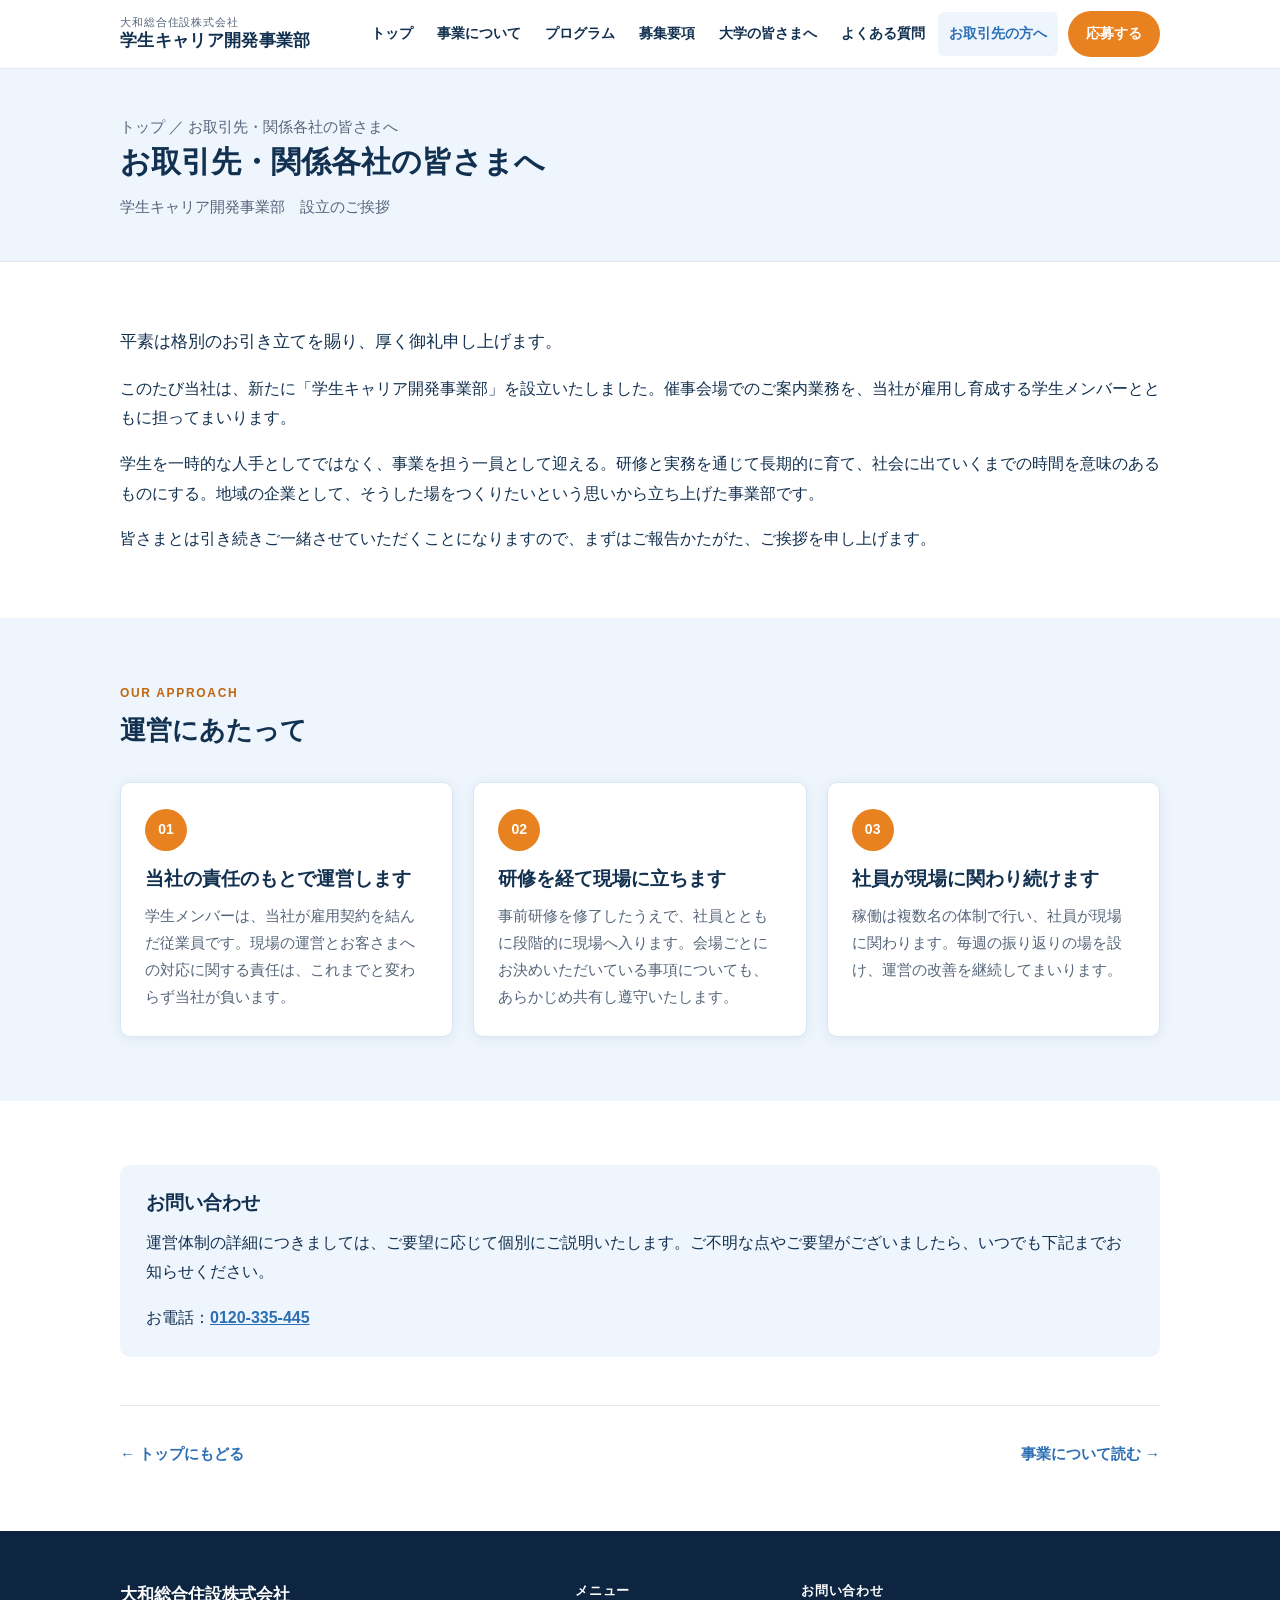
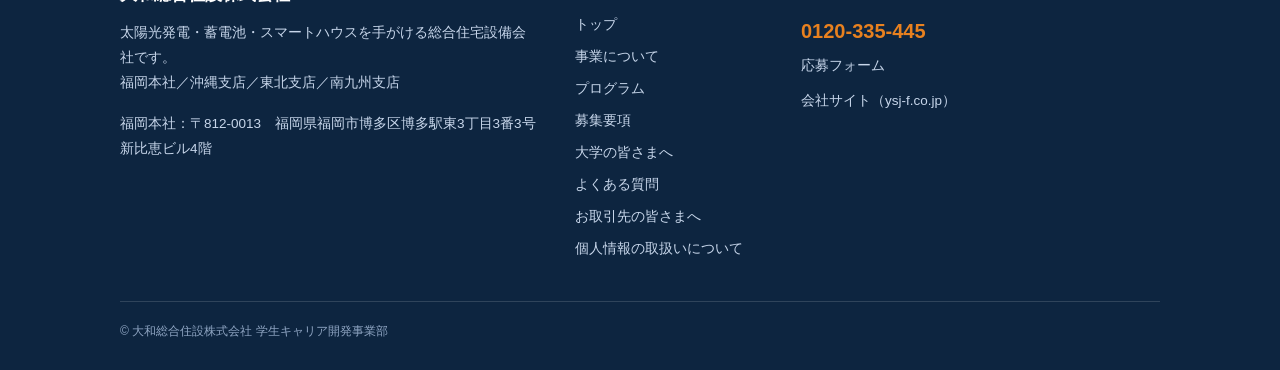
<file: for-partners.html>
<!DOCTYPE html>
<html lang="ja">
<head>
<meta charset="utf-8">
<meta name="viewport" content="width=device-width,initial-scale=1">
<title>お取引先・関係各社の皆さまへ｜学生キャリア開発事業部｜大和総合住設株式会社</title>
<meta name="description" content="大和総合住設株式会社「学生キャリア開発事業部」設立のご挨拶。お取引先・関係各社の皆さまへ、新事業部の考え方と運営体制の概要をご報告いたします。">
<link rel="stylesheet" href="assets/style.css">
</head>
<body>

<!--
  ==========================================================================
   このファイルの直し方（ブラウザ上でもそのまま編集できます）

   ・「< >」で囲まれた部分＝タグ は触らないでください
   ・タグとタグの あいだの日本語 だけを書き換えます
       例）  <h3>事業計画を、自分たちの手で</h3>
             ここの日本語だけ変える ↑
   ・下に「▼ ◯◯ ここから」という目印を入れています。直したい場所を
     その目印から探してください
   ・応募ボタンのリンク先・電話番号・メールは assets/config.js で
     一括変更できます（このファイルを触る必要はありません）
  ==========================================================================
-->

<header class="site-header">
  <div class="wrap header-inner">
    <a class="brand" href="index.html">
      <span class="brand-sub">大和総合住設株式会社</span>
      <span class="brand-main">学生キャリア開発事業部</span>
    </a>
    <button class="nav-toggle" type="button" aria-label="メニューを開く" aria-expanded="false"><span></span></button>
    <nav class="nav">
      <a href="index.html">トップ</a>
      <a href="about.html">事業について</a>
      <a href="program.html">プログラム</a>
      <a href="recruit.html">募集要項</a>
      <a href="for-universities.html">大学の皆さまへ</a>
      <a href="faq.html">よくある質問</a>
      <a href="for-partners.html">お取引先の方へ</a>
      <a class="btn-apply" href="#" data-apply>応募する</a>
    </nav>
  </div>
</header>

<main>

  <!-- ▼▼▼ ここから：お取引先・関係各社の皆さまへ ▼▼▼ -->
  <div class="page-head">
    <div class="wrap">
      <p class="breadcrumb"><a href="index.html">トップ</a> ／ お取引先・関係各社の皆さまへ</p>
      <h1>お取引先・関係各社の皆さまへ</h1>
      <p>学生キャリア開発事業部　設立のご挨拶</p>
    </div>
  </div>

  <!-- ============ ご挨拶 ============ -->
  <!-- ▼▼▼ ここから：ご挨拶 ▼▼▼ -->
  <section class="section">
    <div class="wrap">
      <p class="lead">平素は格別のお引き立てを賜り、厚く御礼申し上げます。</p>
      <p>このたび当社は、新たに「学生キャリア開発事業部」を設立いたしました。催事会場でのご案内業務を、当社が雇用し育成する学生メンバーとともに担ってまいります。</p>
      <p>学生を一時的な人手としてではなく、事業を担う一員として迎える。研修と実務を通じて長期的に育て、社会に出ていくまでの時間を意味のあるものにする。地域の企業として、そうした場をつくりたいという思いから立ち上げた事業部です。</p>
      <p>皆さまとは引き続きご一緒させていただくことになりますので、まずはご報告かたがた、ご挨拶を申し上げます。</p>
    </div>
  </section>

  <!-- ============ 運営にあたって ============ -->
  <!-- ▼▼▼ ここから：運営にあたって ▼▼▼ -->
  <section class="section section-tint">
    <div class="wrap">
      <div class="section-head">
        <span class="label">OUR APPROACH</span>
        <h2>運営にあたって</h2>
      </div>
      <div class="cards">
        <div class="card">
          <span class="num">01</span>
          <h3>当社の責任のもとで運営します</h3>
          <p>学生メンバーは、当社が雇用契約を結んだ従業員です。現場の運営とお客さまへの対応に関する責任は、これまでと変わらず当社が負います。</p>
        </div>
        <div class="card">
          <span class="num">02</span>
          <h3>研修を経て現場に立ちます</h3>
          <p>事前研修を修了したうえで、社員とともに段階的に現場へ入ります。会場ごとにお決めいただいている事項についても、あらかじめ共有し遵守いたします。</p>
        </div>
        <div class="card">
          <span class="num">03</span>
          <h3>社員が現場に関わり続けます</h3>
          <p>稼働は複数名の体制で行い、社員が現場に関わります。毎週の振り返りの場を設け、運営の改善を継続してまいります。</p>
        </div>
      </div>
    </div>
  </section>

  <!-- ============ お問い合わせ ============ -->
  <!-- ▼▼▼ ここから：お問い合わせ ▼▼▼ -->
  <section class="section">
    <div class="wrap">
      <div class="note">
        <h3>お問い合わせ</h3>
        <p>運営体制の詳細につきましては、ご要望に応じて個別にご説明いたします。ご不明な点やご要望がございましたら、いつでも下記までお知らせください。</p>
        <p style="margin-bottom:0;">お電話：<a href="tel:0120335445" data-tel style="font-weight:700;">0120-335-445</a></p>
      </div>
      <div class="pagenav">
        <a href="index.html">← トップにもどる</a>
        <a href="about.html">事業について読む →</a>
      </div>
    </div>
  </section>

</main>

<footer class="site-footer">
  <div class="wrap">
    <div class="footer-top">
      <div class="footer-brand">
        <p class="name">大和総合住設株式会社</p>
        <p>太陽光発電・蓄電池・スマートハウスを手がける総合住宅設備会社です。<br>福岡本社／沖縄支店／東北支店／南九州支店</p>
        <p>福岡本社：〒812-0013　福岡県福岡市博多区博多駅東3丁目3番3号 新比恵ビル4階</p>
      </div>
      <div class="footer-links">
        <h4>メニュー</h4>
        <ul>
          <li><a href="index.html">トップ</a></li>
          <li><a href="about.html">事業について</a></li>
          <li><a href="program.html">プログラム</a></li>
          <li><a href="recruit.html">募集要項</a></li>
          <li><a href="for-universities.html">大学の皆さまへ</a></li>
          <li><a href="faq.html">よくある質問</a></li>
          <li><a href="for-partners.html">お取引先の皆さまへ</a></li>
          <li><a href="privacy.html">個人情報の取扱いについて</a></li>
        </ul>
      </div>
      <div class="footer-contact">
        <h4 style="color:#fff;font-size:13px;margin:0 0 10px;letter-spacing:.06em;">お問い合わせ</h4>
        <a class="tel" href="tel:0120335445" data-tel>0120-335-445</a>
        <p style="margin:0 0 10px;"><a href="#" data-apply>応募フォーム</a></p>
        <p style="margin:0;"><a href="https://ysj-f.co.jp" target="_blank" rel="noopener">会社サイト（ysj-f.co.jp）</a></p>
      </div>
    </div>
    <div class="footer-bottom">
      &copy; 大和総合住設株式会社 学生キャリア開発事業部
    </div>
  </div>
</footer>

<script src="assets/config.js"></script>
<script src="assets/main.js"></script>
</body>
</html>
</file>
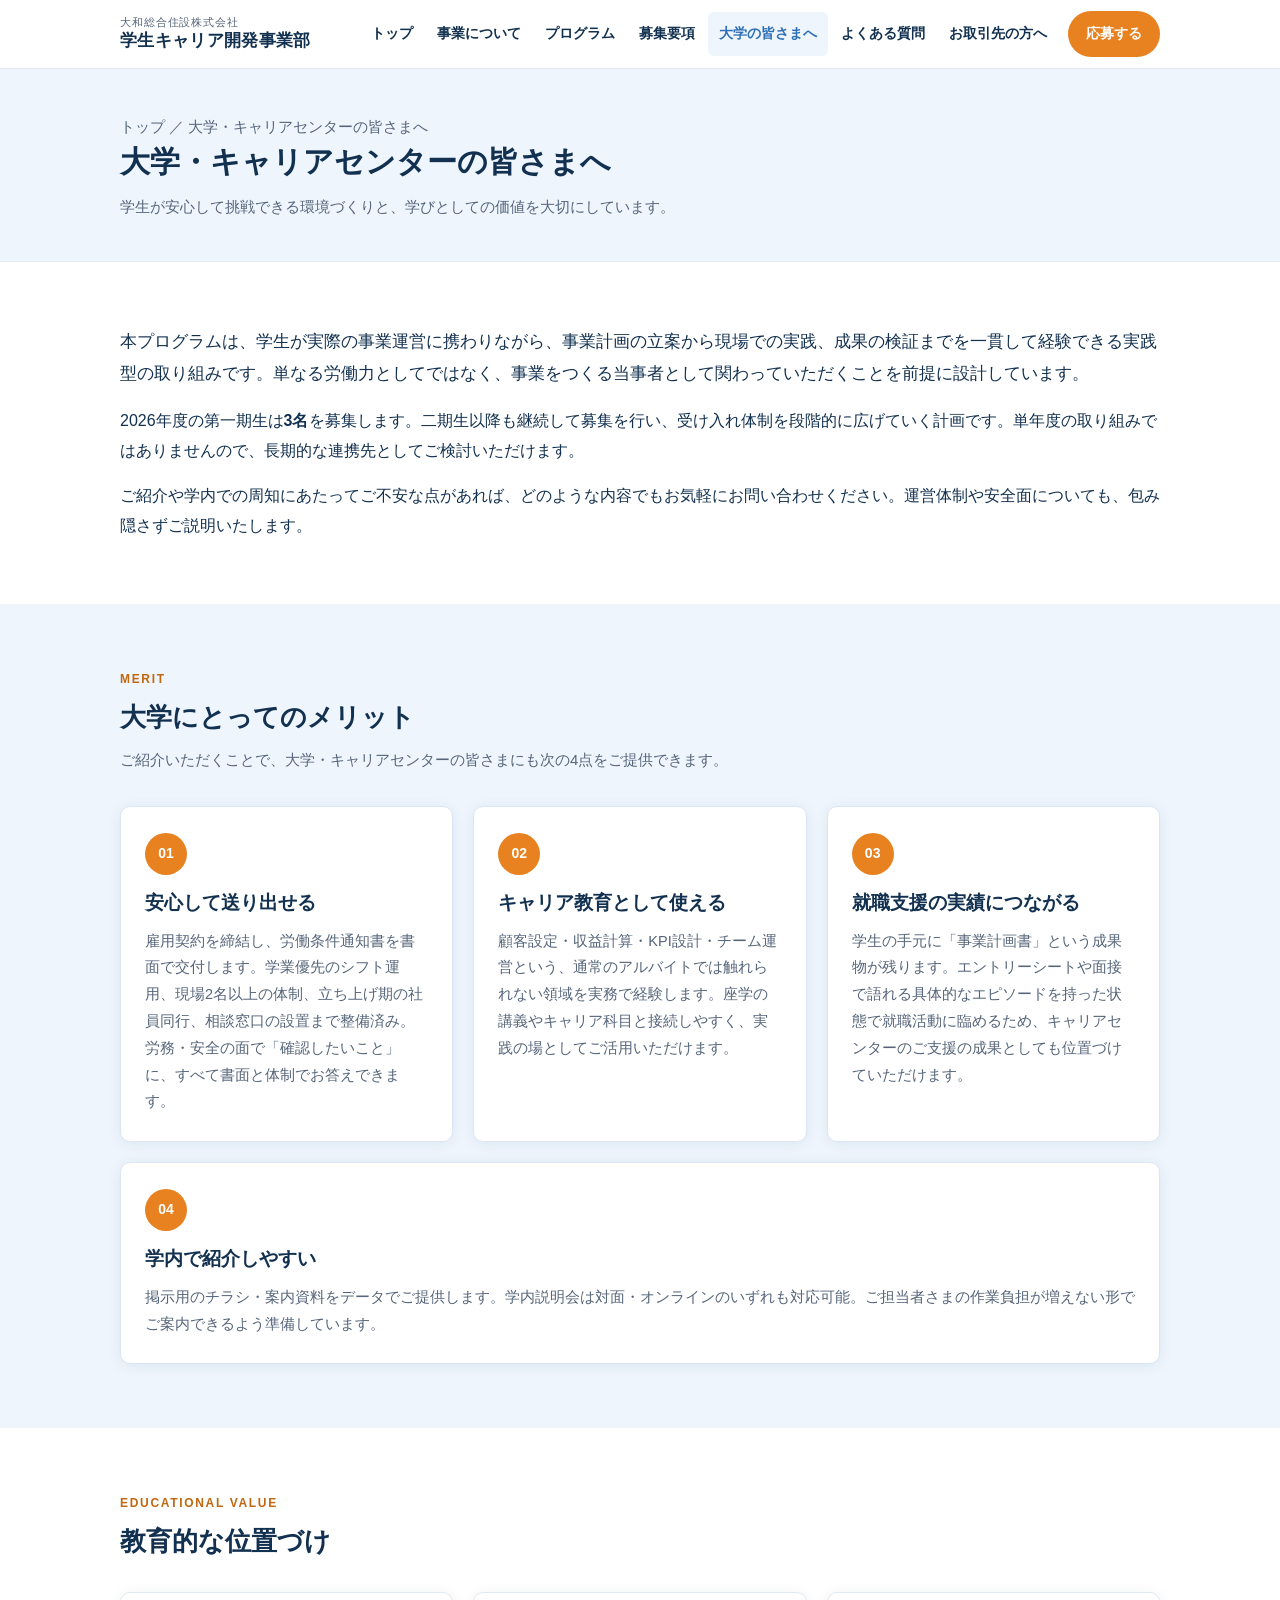
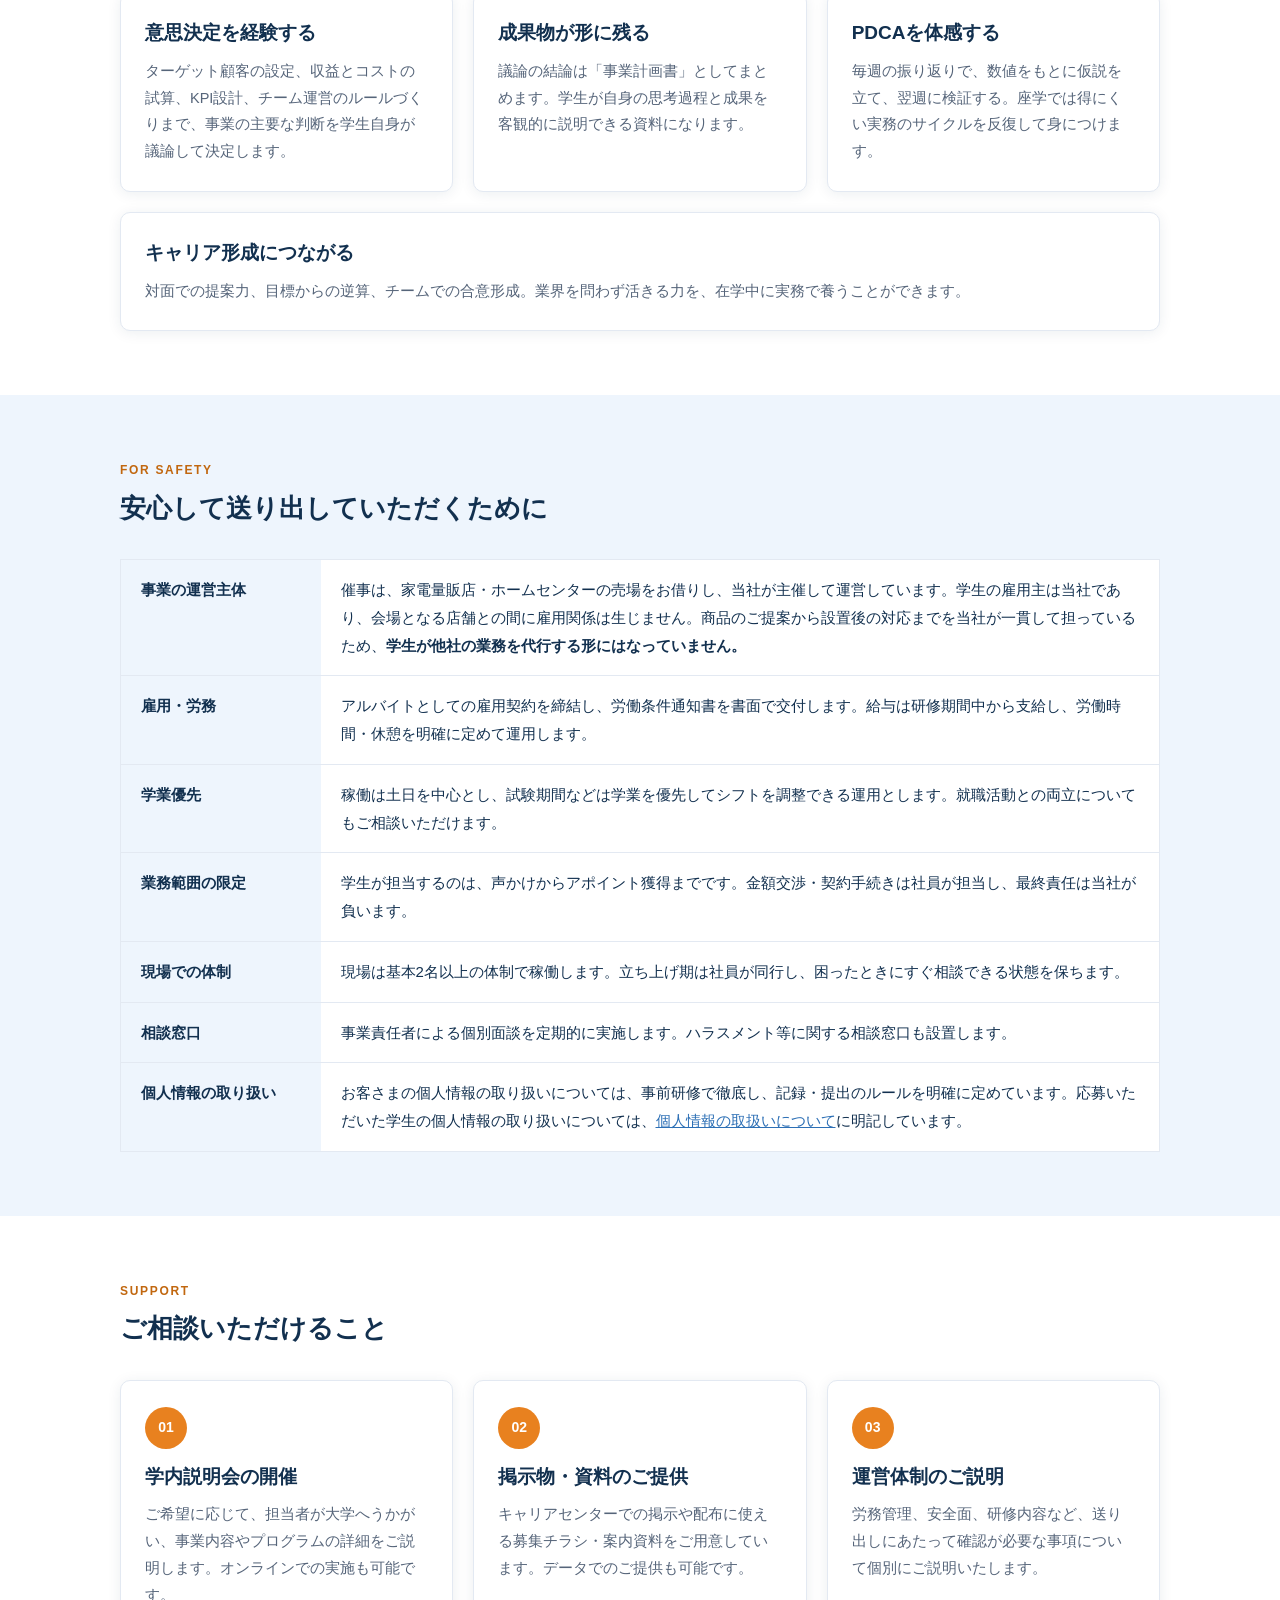
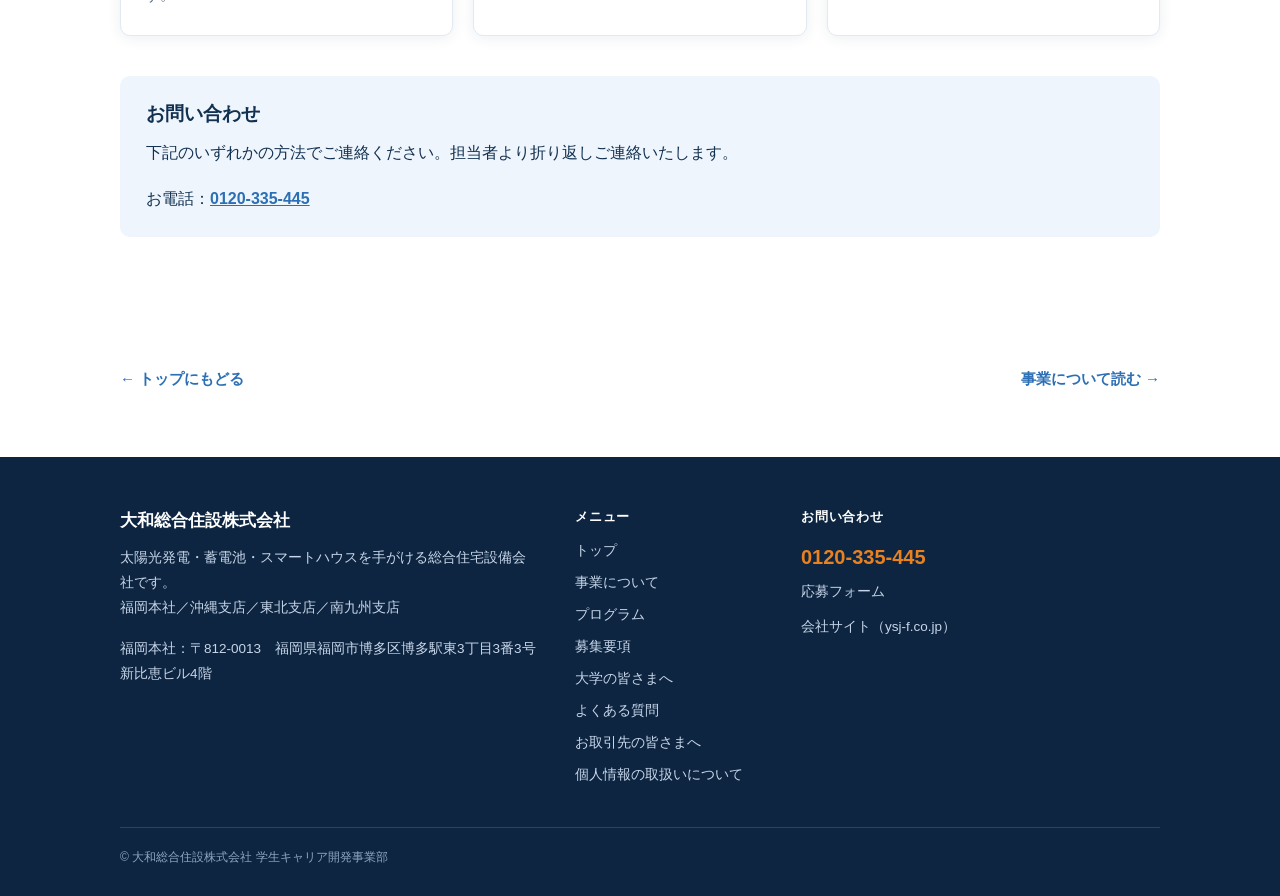
<file: for-universities.html>
<!DOCTYPE html>
<html lang="ja">
<head>
<meta charset="utf-8">
<meta name="viewport" content="width=device-width,initial-scale=1">
<title>大学・キャリアセンターの皆さまへ｜学生キャリア開発事業部｜大和総合住設株式会社</title>
<meta name="description" content="大学・キャリアセンターのご担当者さま向けのご案内。プログラムの教育的な位置づけ、学生の安全と労務管理、学内説明会や掲示のご相談についてご説明します。">
<link rel="stylesheet" href="assets/style.css">
</head>
<body>

<!--
  ==========================================================================
   このファイルの直し方（ブラウザ上でもそのまま編集できます）

   ・「< >」で囲まれた部分＝タグ は触らないでください
   ・タグとタグの あいだの日本語 だけを書き換えます
       例）  <h3>事業計画を、自分たちの手で</h3>
             ここの日本語だけ変える ↑
   ・下に「▼ ◯◯ ここから」という目印を入れています。直したい場所を
     その目印から探してください
   ・応募ボタンのリンク先・電話番号・メールは assets/config.js で
     一括変更できます（このファイルを触る必要はありません）
  ==========================================================================
-->

<header class="site-header">
  <div class="wrap header-inner">
    <a class="brand" href="index.html">
      <span class="brand-sub">大和総合住設株式会社</span>
      <span class="brand-main">学生キャリア開発事業部</span>
    </a>
    <button class="nav-toggle" type="button" aria-label="メニューを開く" aria-expanded="false"><span></span></button>
    <nav class="nav">
      <a href="index.html">トップ</a>
      <a href="about.html">事業について</a>
      <a href="program.html">プログラム</a>
      <a href="recruit.html">募集要項</a>
      <a href="for-universities.html">大学の皆さまへ</a>
      <a href="faq.html">よくある質問</a>
      <a href="for-partners.html">お取引先の方へ</a>
      <a class="btn-apply" href="#" data-apply>応募する</a>
    </nav>
  </div>
</header>

<main>

  <!-- ▼▼▼ ここから：大学・キャリアセンターの皆さまへ ▼▼▼ -->
  <div class="page-head">
    <div class="wrap">
      <p class="breadcrumb"><a href="index.html">トップ</a> ／ 大学・キャリアセンターの皆さまへ</p>
      <h1>大学・キャリアセンターの皆さまへ</h1>
      <p>学生が安心して挑戦できる環境づくりと、学びとしての価値を大切にしています。</p>
    </div>
  </div>

  <section class="section">
    <div class="wrap">
      <p class="lead">本プログラムは、学生が実際の事業運営に携わりながら、事業計画の立案から現場での実践、成果の検証までを一貫して経験できる実践型の取り組みです。単なる労働力としてではなく、事業をつくる当事者として関わっていただくことを前提に設計しています。</p>
      <p>2026年度の第一期生は<strong>3名</strong>を募集します。二期生以降も継続して募集を行い、受け入れ体制を段階的に広げていく計画です。単年度の取り組みではありませんので、長期的な連携先としてご検討いただけます。</p>
      <p>ご紹介や学内での周知にあたってご不安な点があれば、どのような内容でもお気軽にお問い合わせください。運営体制や安全面についても、包み隠さずご説明いたします。</p>
    </div>
  </section>

  <!-- ============ 大学にとってのメリット ============ -->
  <!-- ▼▼▼ ここから：大学にとってのメリット ▼▼▼ -->
  <section class="section section-tint">
    <div class="wrap">
      <div class="section-head">
        <span class="label">MERIT</span>
        <h2>大学にとってのメリット</h2>
        <p>ご紹介いただくことで、大学・キャリアセンターの皆さまにも次の4点をご提供できます。</p>
      </div>
      <div class="cards">
        <div class="card">
          <span class="num">01</span>
          <h3>安心して送り出せる</h3>
          <p>雇用契約を締結し、労働条件通知書を書面で交付します。学業優先のシフト運用、現場2名以上の体制、立ち上げ期の社員同行、相談窓口の設置まで整備済み。労務・安全の面で「確認したいこと」に、すべて書面と体制でお答えできます。</p>
        </div>
        <div class="card">
          <span class="num">02</span>
          <h3>キャリア教育として使える</h3>
          <p>顧客設定・収益計算・KPI設計・チーム運営という、通常のアルバイトでは触れられない領域を実務で経験します。座学の講義やキャリア科目と接続しやすく、実践の場としてご活用いただけます。</p>
        </div>
        <div class="card">
          <span class="num">03</span>
          <h3>就職支援の実績につながる</h3>
          <p>学生の手元に「事業計画書」という成果物が残ります。エントリーシートや面接で語れる具体的なエピソードを持った状態で就職活動に臨めるため、キャリアセンターのご支援の成果としても位置づけていただけます。</p>
        </div>
        <div class="card">
          <span class="num">04</span>
          <h3>学内で紹介しやすい</h3>
          <p>掲示用のチラシ・案内資料をデータでご提供します。学内説明会は対面・オンラインのいずれも対応可能。ご担当者さまの作業負担が増えない形でご案内できるよう準備しています。</p>
        </div>
      </div>
    </div>
  </section>

  <!-- ============ 教育的な位置づけ ============ -->
  <!-- ▼▼▼ ここから：教育的な位置づけ ▼▼▼ -->
  <section class="section">
    <div class="wrap">
      <div class="section-head">
        <span class="label">EDUCATIONAL VALUE</span>
        <h2>教育的な位置づけ</h2>
      </div>
      <div class="cards">
        <div class="card">
          <h3>意思決定を経験する</h3>
          <p>ターゲット顧客の設定、収益とコストの試算、KPI設計、チーム運営のルールづくりまで、事業の主要な判断を学生自身が議論して決定します。</p>
        </div>
        <div class="card">
          <h3>成果物が形に残る</h3>
          <p>議論の結論は「事業計画書」としてまとめます。学生が自身の思考過程と成果を客観的に説明できる資料になります。</p>
        </div>
        <div class="card">
          <h3>PDCAを体感する</h3>
          <p>毎週の振り返りで、数値をもとに仮説を立て、翌週に検証する。座学では得にくい実務のサイクルを反復して身につけます。</p>
        </div>
        <div class="card">
          <h3>キャリア形成につながる</h3>
          <p>対面での提案力、目標からの逆算、チームでの合意形成。業界を問わず活きる力を、在学中に実務で養うことができます。</p>
        </div>
      </div>
    </div>
  </section>

  <!-- ============ 安心して送り出していただくために ============ -->
  <!-- ▼▼▼ ここから：安心して送り出していただくために ▼▼▼ -->
  <section class="section section-tint">
    <div class="wrap">
      <div class="section-head">
        <span class="label">FOR SAFETY</span>
        <h2>安心して送り出していただくために</h2>
      </div>
      <table class="table">
        <tr>
          <th>事業の運営主体</th>
          <td>催事は、家電量販店・ホームセンターの売場をお借りし、当社が主催して運営しています。学生の雇用主は当社であり、会場となる店舗との間に雇用関係は生じません。商品のご提案から設置後の対応までを当社が一貫して担っているため、<strong>学生が他社の業務を代行する形にはなっていません。</strong></td>
        </tr>
        <tr>
          <th>雇用・労務</th>
          <td>アルバイトとしての雇用契約を締結し、労働条件通知書を書面で交付します。給与は研修期間中から支給し、労働時間・休憩を明確に定めて運用します。</td>
        </tr>
        <tr>
          <th>学業優先</th>
          <td>稼働は土日を中心とし、試験期間などは学業を優先してシフトを調整できる運用とします。就職活動との両立についてもご相談いただけます。</td>
        </tr>
        <tr>
          <th>業務範囲の限定</th>
          <td>学生が担当するのは、声かけからアポイント獲得までです。金額交渉・契約手続きは社員が担当し、最終責任は当社が負います。</td>
        </tr>
        <tr>
          <th>現場での体制</th>
          <td>現場は基本2名以上の体制で稼働します。立ち上げ期は社員が同行し、困ったときにすぐ相談できる状態を保ちます。</td>
        </tr>
        <tr>
          <th>相談窓口</th>
          <td>事業責任者による個別面談を定期的に実施します。ハラスメント等に関する相談窓口も設置します。</td>
        </tr>
        <tr>
          <th>個人情報の取り扱い</th>
          <td>お客さまの個人情報の取り扱いについては、事前研修で徹底し、記録・提出のルールを明確に定めています。応募いただいた学生の個人情報の取り扱いについては、<a href="privacy.html">個人情報の取扱いについて</a>に明記しています。</td>
        </tr>
      </table>
    </div>
  </section>

  <!-- ============ ご相談できること ============ -->
  <!-- ▼▼▼ ここから：ご相談いただけること ▼▼▼ -->
  <section class="section">
    <div class="wrap">
      <div class="section-head">
        <span class="label">SUPPORT</span>
        <h2>ご相談いただけること</h2>
      </div>
      <div class="cards">
        <div class="card">
          <span class="num">01</span>
          <h3>学内説明会の開催</h3>
          <p>ご希望に応じて、担当者が大学へうかがい、事業内容やプログラムの詳細をご説明します。オンラインでの実施も可能です。</p>
        </div>
        <div class="card">
          <span class="num">02</span>
          <h3>掲示物・資料のご提供</h3>
          <p>キャリアセンターでの掲示や配布に使える募集チラシ・案内資料をご用意しています。データでのご提供も可能です。</p>
        </div>
        <div class="card">
          <span class="num">03</span>
          <h3>運営体制のご説明</h3>
          <p>労務管理、安全面、研修内容など、送り出しにあたって確認が必要な事項について個別にご説明いたします。</p>
        </div>
      </div>
      <div class="note mt40">
        <h3>お問い合わせ</h3>
        <p>下記のいずれかの方法でご連絡ください。担当者より折り返しご連絡いたします。</p>
        <p style="margin-bottom:0;">お電話：<a href="tel:0120335445" data-tel style="font-weight:700;">0120-335-445</a></p>
      </div>
    </div>
  </section>

  <section class="section">
    <div class="wrap">
      <div class="pagenav" style="margin-top:0;border-top:0;padding-top:0;">
        <a href="index.html">← トップにもどる</a>
        <a href="about.html">事業について読む →</a>
      </div>
    </div>
  </section>

</main>

<footer class="site-footer">
  <div class="wrap">
    <div class="footer-top">
      <div class="footer-brand">
        <p class="name">大和総合住設株式会社</p>
        <p>太陽光発電・蓄電池・スマートハウスを手がける総合住宅設備会社です。<br>福岡本社／沖縄支店／東北支店／南九州支店</p>
        <p>福岡本社：〒812-0013　福岡県福岡市博多区博多駅東3丁目3番3号 新比恵ビル4階</p>
      </div>
      <div class="footer-links">
        <h4>メニュー</h4>
        <ul>
          <li><a href="index.html">トップ</a></li>
          <li><a href="about.html">事業について</a></li>
          <li><a href="program.html">プログラム</a></li>
          <li><a href="recruit.html">募集要項</a></li>
          <li><a href="for-universities.html">大学の皆さまへ</a></li>
          <li><a href="faq.html">よくある質問</a></li>
          <li><a href="for-partners.html">お取引先の皆さまへ</a></li>
          <li><a href="privacy.html">個人情報の取扱いについて</a></li>
        </ul>
      </div>
      <div class="footer-contact">
        <h4 style="color:#fff;font-size:13px;margin:0 0 10px;letter-spacing:.06em;">お問い合わせ</h4>
        <a class="tel" href="tel:0120335445" data-tel>0120-335-445</a>
        <p style="margin:0 0 10px;"><a href="#" data-apply>応募フォーム</a></p>
        <p style="margin:0;"><a href="https://ysj-f.co.jp" target="_blank" rel="noopener">会社サイト（ysj-f.co.jp）</a></p>
      </div>
    </div>
    <div class="footer-bottom">
      &copy; 大和総合住設株式会社 学生キャリア開発事業部
    </div>
  </div>
</footer>

<script src="assets/config.js"></script>
<script src="assets/main.js"></script>
</body>
</html>
</file>
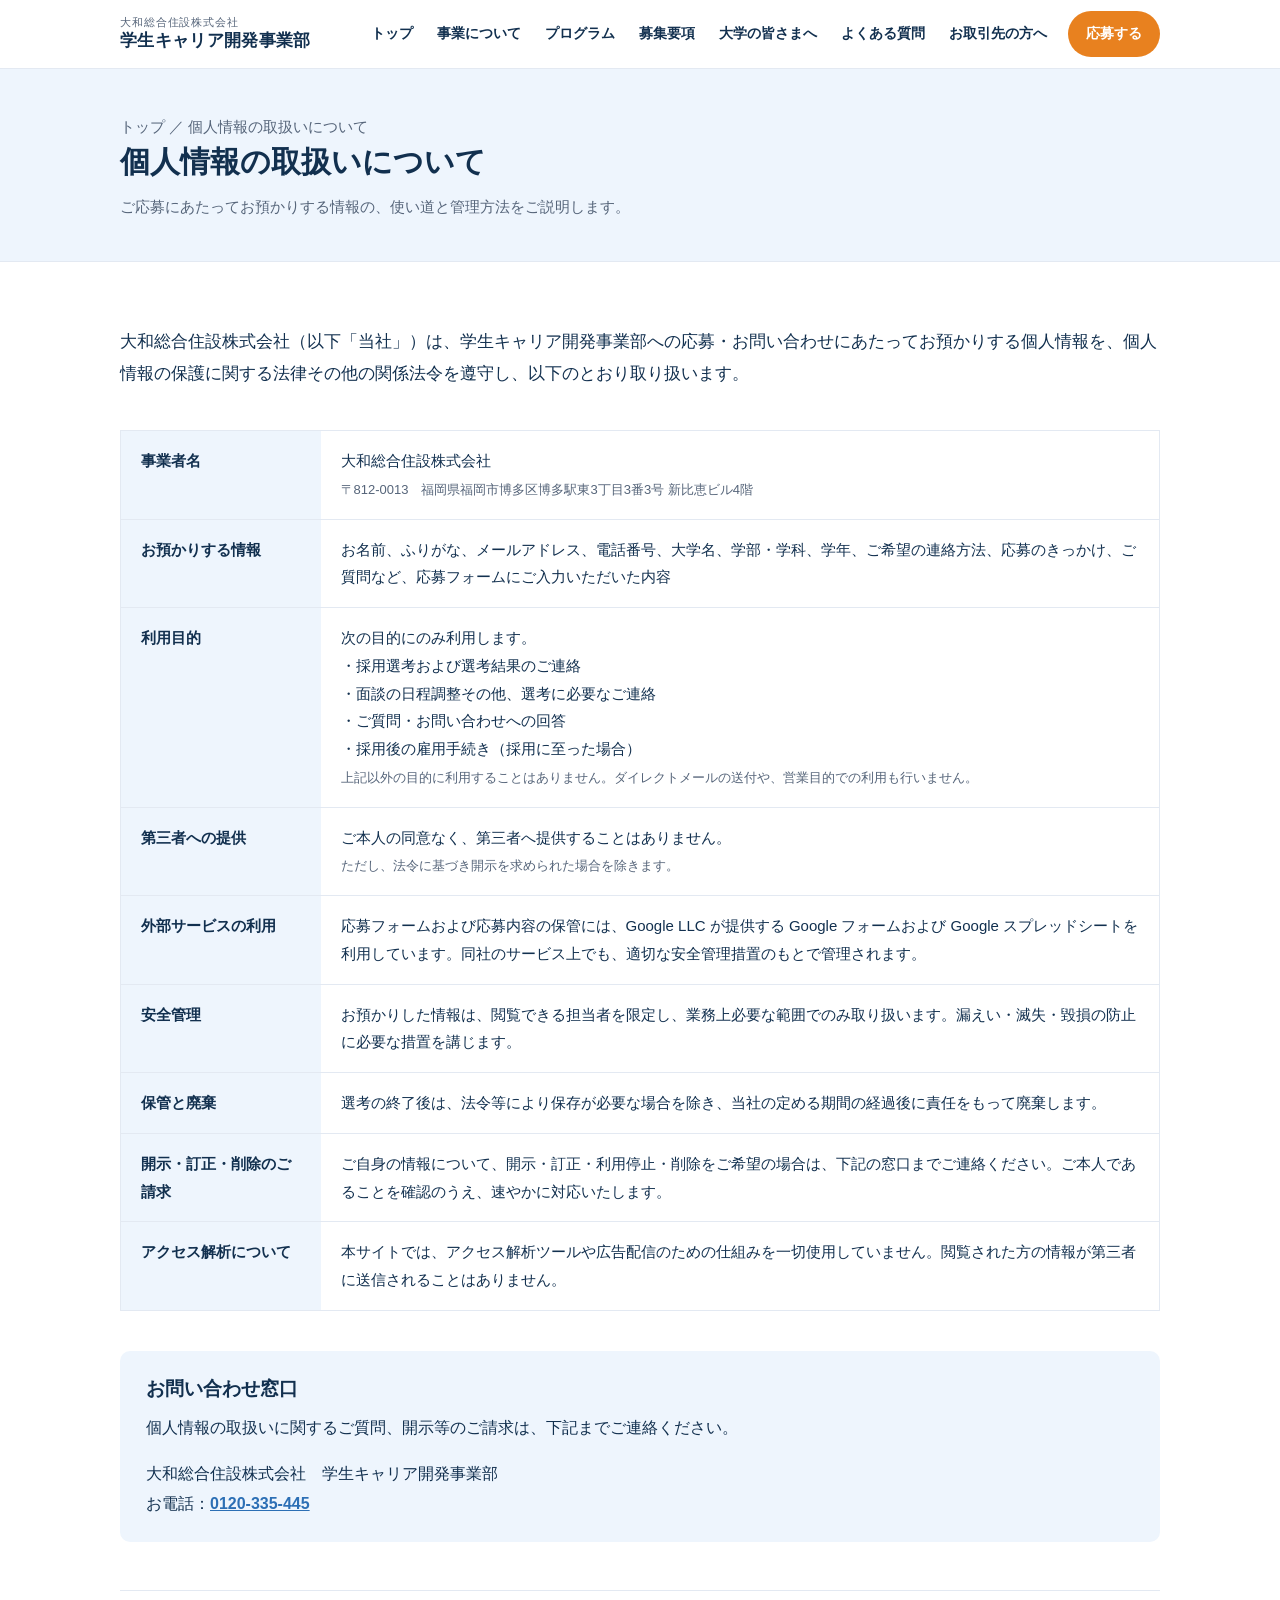
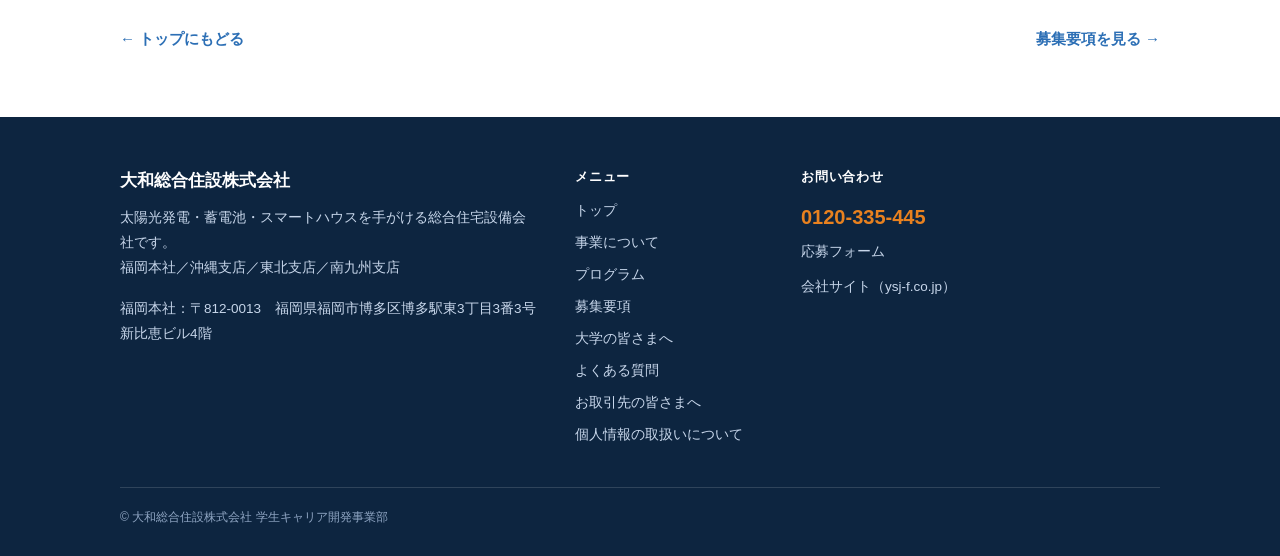
<file: privacy.html>
<!DOCTYPE html>
<html lang="ja">
<head>
<meta charset="utf-8">
<meta name="viewport" content="width=device-width,initial-scale=1">
<title>個人情報の取扱いについて｜学生キャリア開発事業部｜大和総合住設株式会社</title>
<meta name="description" content="学生キャリア開発事業部の応募にあたり、お預かりする個人情報の利用目的、管理方法、開示等のご請求窓口についてご説明します。">
<link rel="stylesheet" href="assets/style.css">
</head>
<body>

<!--
  ==========================================================================
   このファイルの直し方（ブラウザ上でもそのまま編集できます）

   ・「< >」で囲まれた部分＝タグ は触らないでください
   ・タグとタグの あいだの日本語 だけを書き換えます
   ・下に「▼ ◯◯ ここから」という目印を入れています。直したい場所を
     その目印から探してください
   ・応募ボタンのリンク先・電話番号・メールは assets/config.js で
     一括変更できます（このファイルを触る必要はありません）
  ==========================================================================
-->

<header class="site-header">
  <div class="wrap header-inner">
    <a class="brand" href="index.html">
      <span class="brand-sub">大和総合住設株式会社</span>
      <span class="brand-main">学生キャリア開発事業部</span>
    </a>
    <button class="nav-toggle" type="button" aria-label="メニューを開く" aria-expanded="false"><span></span></button>
    <nav class="nav">
      <a href="index.html">トップ</a>
      <a href="about.html">事業について</a>
      <a href="program.html">プログラム</a>
      <a href="recruit.html">募集要項</a>
      <a href="for-universities.html">大学の皆さまへ</a>
      <a href="faq.html">よくある質問</a>
      <a href="for-partners.html">お取引先の方へ</a>
      <a class="btn-apply" href="#" data-apply>応募する</a>
    </nav>
  </div>
</header>

<main>

  <!-- ▼▼▼ ここから：個人情報の取扱いについて ▼▼▼ -->
  <div class="page-head">
    <div class="wrap">
      <p class="breadcrumb"><a href="index.html">トップ</a> ／ 個人情報の取扱いについて</p>
      <h1>個人情報の取扱いについて</h1>
      <p>ご応募にあたってお預かりする情報の、使い道と管理方法をご説明します。</p>
    </div>
  </div>

  <!-- ============ 本文 ============ -->
  <section class="section">
    <div class="wrap">
      <p class="lead">大和総合住設株式会社（以下「当社」）は、学生キャリア開発事業部への応募・お問い合わせにあたってお預かりする個人情報を、個人情報の保護に関する法律その他の関係法令を遵守し、以下のとおり取り扱います。</p>

      <table class="table mt40">
        <tr>
          <th>事業者名</th>
          <td>大和総合住設株式会社<br>
              <span class="small">〒812-0013　福岡県福岡市博多区博多駅東3丁目3番3号 新比恵ビル4階</span></td>
        </tr>
        <tr>
          <th>お預かりする情報</th>
          <td>お名前、ふりがな、メールアドレス、電話番号、大学名、学部・学科、学年、ご希望の連絡方法、応募のきっかけ、ご質問など、応募フォームにご入力いただいた内容</td>
        </tr>
        <tr>
          <th>利用目的</th>
          <td>次の目的にのみ利用します。<br>
              ・採用選考および選考結果のご連絡<br>
              ・面談の日程調整その他、選考に必要なご連絡<br>
              ・ご質問・お問い合わせへの回答<br>
              ・採用後の雇用手続き（採用に至った場合）<br>
              <span class="small">上記以外の目的に利用することはありません。ダイレクトメールの送付や、営業目的での利用も行いません。</span></td>
        </tr>
        <tr>
          <th>第三者への提供</th>
          <td>ご本人の同意なく、第三者へ提供することはありません。<br>
              <span class="small">ただし、法令に基づき開示を求められた場合を除きます。</span></td>
        </tr>
        <tr>
          <th>外部サービスの利用</th>
          <td>応募フォームおよび応募内容の保管には、Google LLC が提供する Google フォームおよび Google スプレッドシートを利用しています。同社のサービス上でも、適切な安全管理措置のもとで管理されます。</td>
        </tr>
        <tr>
          <th>安全管理</th>
          <td>お預かりした情報は、閲覧できる担当者を限定し、業務上必要な範囲でのみ取り扱います。漏えい・滅失・毀損の防止に必要な措置を講じます。</td>
        </tr>
        <tr>
          <th>保管と廃棄</th>
          <td>選考の終了後は、法令等により保存が必要な場合を除き、当社の定める期間の経過後に責任をもって廃棄します。</td>
        </tr>
        <tr>
          <th>開示・訂正・削除のご請求</th>
          <td>ご自身の情報について、開示・訂正・利用停止・削除をご希望の場合は、下記の窓口までご連絡ください。ご本人であることを確認のうえ、速やかに対応いたします。</td>
        </tr>
        <tr>
          <th>アクセス解析について</th>
          <td>本サイトでは、アクセス解析ツールや広告配信のための仕組みを一切使用していません。閲覧された方の情報が第三者に送信されることはありません。</td>
        </tr>
      </table>

      <!-- ▼▼▼ ここから：お問い合わせ窓口 ▼▼▼ -->
      <div class="note mt40">
        <h3>お問い合わせ窓口</h3>
        <p>個人情報の取扱いに関するご質問、開示等のご請求は、下記までご連絡ください。</p>
        <p style="margin-bottom:0;">大和総合住設株式会社　学生キャリア開発事業部<br>
           お電話：<a href="tel:0120335445" data-tel style="font-weight:700;">0120-335-445</a></p>
      </div>

      <div class="pagenav">
        <a href="index.html">← トップにもどる</a>
        <a href="recruit.html">募集要項を見る →</a>
      </div>
    </div>
  </section>

</main>

<footer class="site-footer">
  <div class="wrap">
    <div class="footer-top">
      <div class="footer-brand">
        <p class="name">大和総合住設株式会社</p>
        <p>太陽光発電・蓄電池・スマートハウスを手がける総合住宅設備会社です。<br>福岡本社／沖縄支店／東北支店／南九州支店</p>
        <p>福岡本社：〒812-0013　福岡県福岡市博多区博多駅東3丁目3番3号 新比恵ビル4階</p>
      </div>
      <div class="footer-links">
        <h4>メニュー</h4>
        <ul>
          <li><a href="index.html">トップ</a></li>
          <li><a href="about.html">事業について</a></li>
          <li><a href="program.html">プログラム</a></li>
          <li><a href="recruit.html">募集要項</a></li>
          <li><a href="for-universities.html">大学の皆さまへ</a></li>
          <li><a href="faq.html">よくある質問</a></li>
          <li><a href="for-partners.html">お取引先の皆さまへ</a></li>
          <li><a href="privacy.html">個人情報の取扱いについて</a></li>
        </ul>
      </div>
      <div class="footer-contact">
        <h4 style="color:#fff;font-size:13px;margin:0 0 10px;letter-spacing:.06em;">お問い合わせ</h4>
        <a class="tel" href="tel:0120335445" data-tel>0120-335-445</a>
        <p style="margin:0 0 10px;"><a href="#" data-apply>応募フォーム</a></p>
        <p style="margin:0;"><a href="https://ysj-f.co.jp" target="_blank" rel="noopener">会社サイト（ysj-f.co.jp）</a></p>
      </div>
    </div>
    <div class="footer-bottom">
      &copy; 大和総合住設株式会社 学生キャリア開発事業部
    </div>
  </div>
</footer>

<script src="assets/config.js"></script>
<script src="assets/main.js"></script>
</body>
</html>
</file>
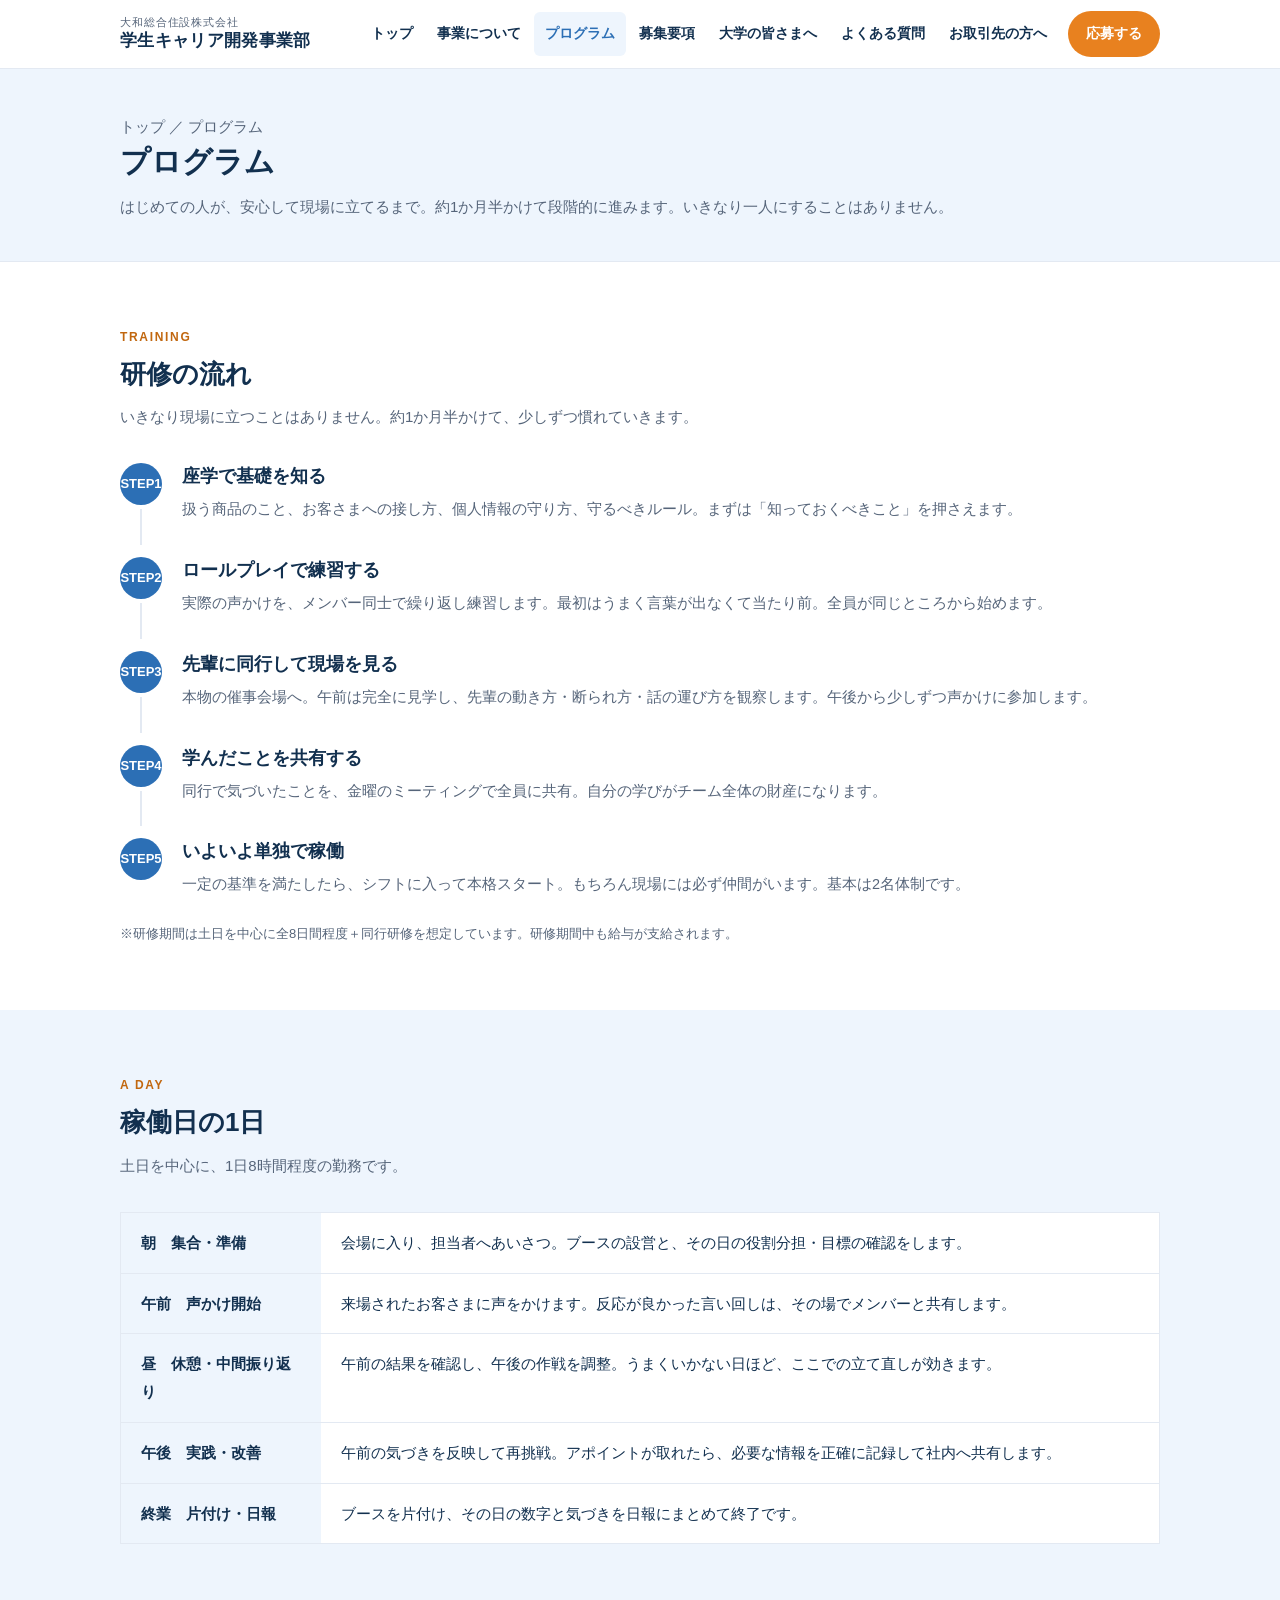
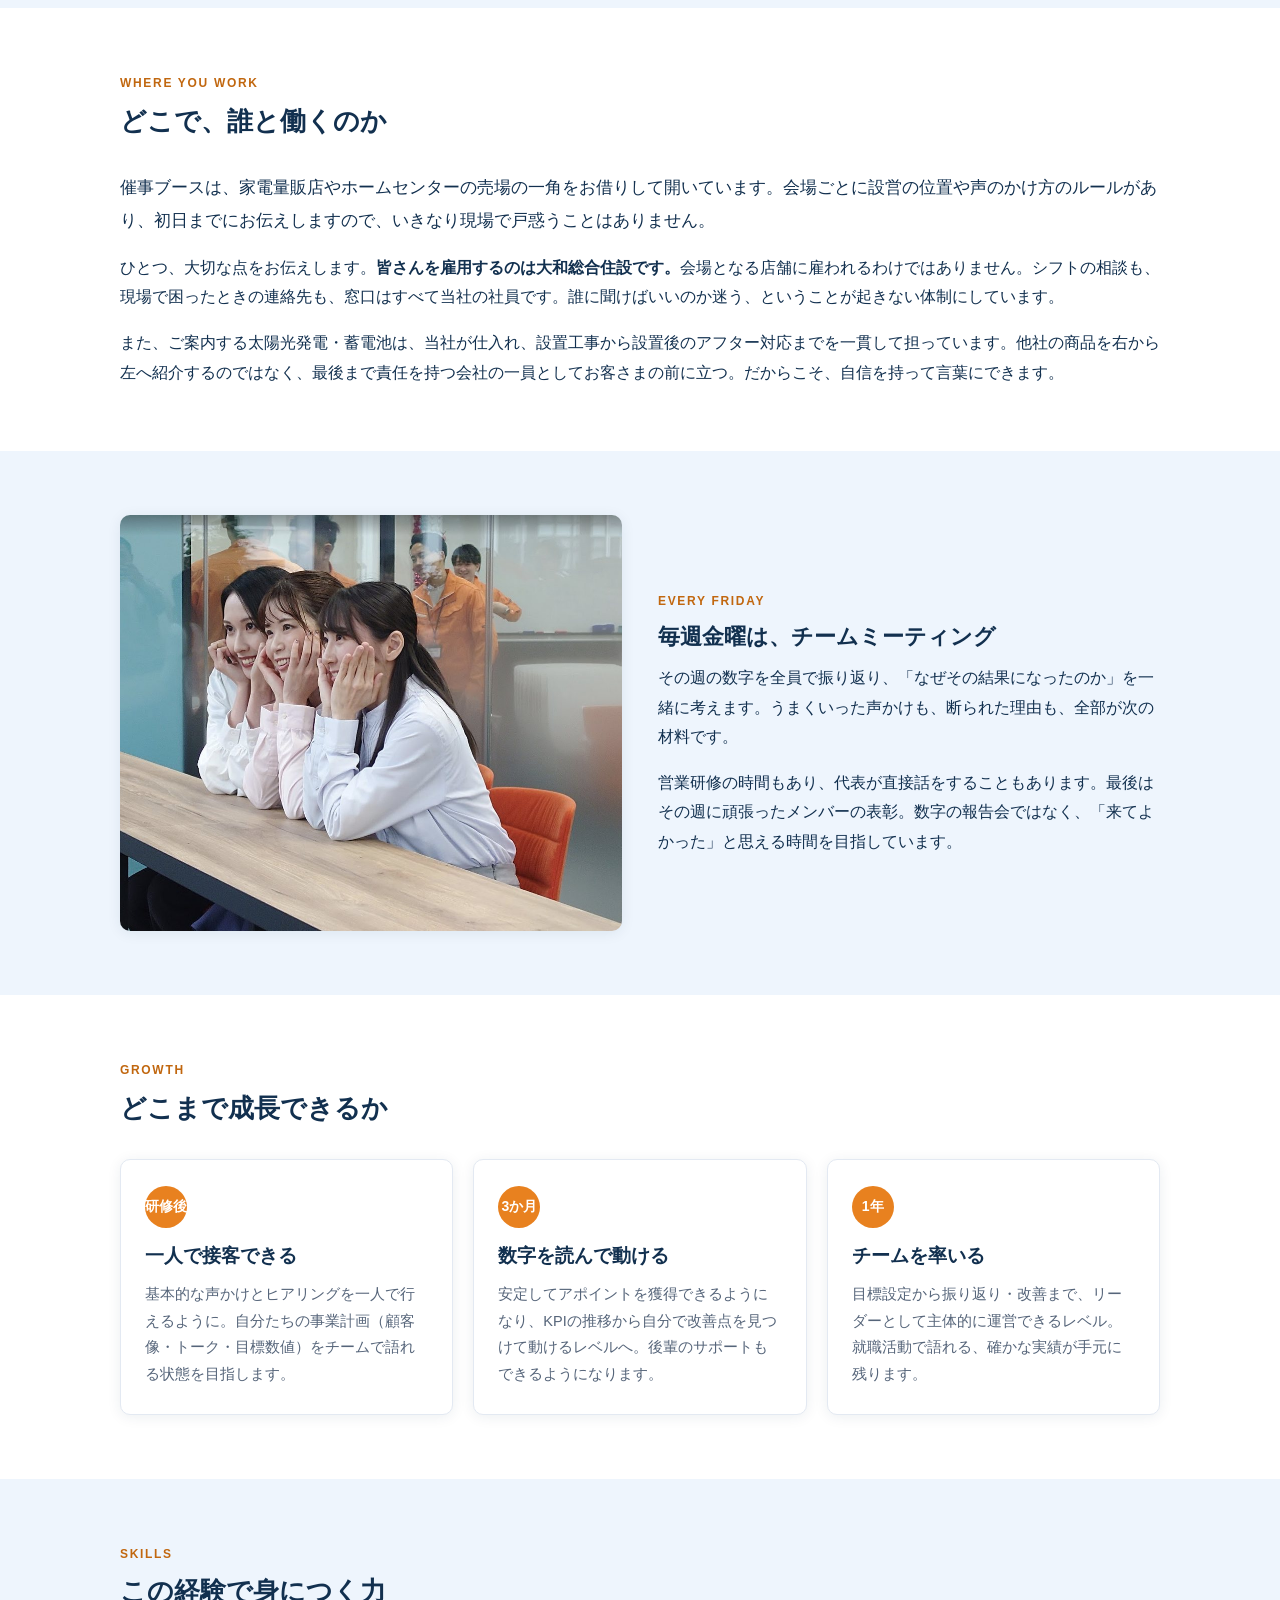
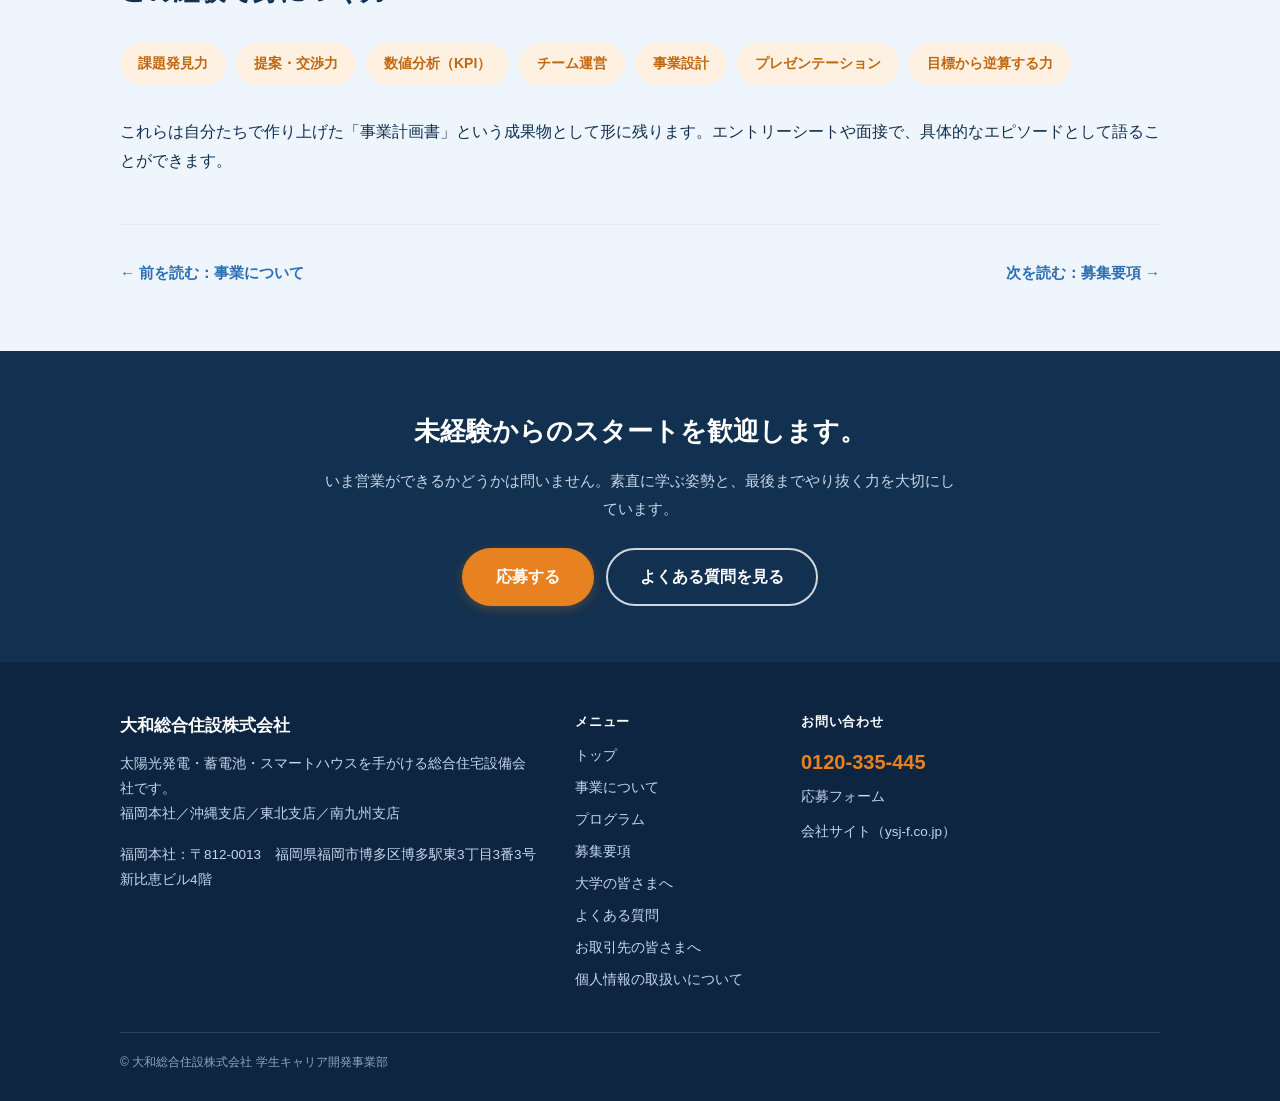
<file: program.html>
<!DOCTYPE html>
<html lang="ja">
<head>
<meta charset="utf-8">
<meta name="viewport" content="width=device-width,initial-scale=1">
<title>プログラム｜学生キャリア開発事業部｜大和総合住設株式会社</title>
<meta name="description" content="研修の流れ、稼働日の1日のスケジュール、毎週金曜のミーティング、半年後・1年後の成長ステップをご紹介します。未経験からスタートできる体制です。">
<link rel="stylesheet" href="assets/style.css">
</head>
<body>

<!--
  ==========================================================================
   このファイルの直し方（ブラウザ上でもそのまま編集できます）

   ・「< >」で囲まれた部分＝タグ は触らないでください
   ・タグとタグの あいだの日本語 だけを書き換えます
       例）  <h3>事業計画を、自分たちの手で</h3>
             ここの日本語だけ変える ↑
   ・下に「▼ ◯◯ ここから」という目印を入れています。直したい場所を
     その目印から探してください
   ・応募ボタンのリンク先・電話番号・メールは assets/config.js で
     一括変更できます（このファイルを触る必要はありません）
  ==========================================================================
-->

<header class="site-header">
  <div class="wrap header-inner">
    <a class="brand" href="index.html">
      <span class="brand-sub">大和総合住設株式会社</span>
      <span class="brand-main">学生キャリア開発事業部</span>
    </a>
    <button class="nav-toggle" type="button" aria-label="メニューを開く" aria-expanded="false"><span></span></button>
    <nav class="nav">
      <a href="index.html">トップ</a>
      <a href="about.html">事業について</a>
      <a href="program.html">プログラム</a>
      <a href="recruit.html">募集要項</a>
      <a href="for-universities.html">大学の皆さまへ</a>
      <a href="faq.html">よくある質問</a>
      <a href="for-partners.html">お取引先の方へ</a>
      <a class="btn-apply" href="#" data-apply>応募する</a>
    </nav>
  </div>
</header>

<main>

  <!-- ▼▼▼ ここから：プログラム ▼▼▼ -->
  <div class="page-head">
    <div class="wrap">
      <p class="breadcrumb"><a href="index.html">トップ</a> ／ プログラム</p>
      <h1>プログラム</h1>
      <p>はじめての人が、安心して現場に立てるまで。約1か月半かけて段階的に進みます。いきなり一人にすることはありません。</p>
    </div>
  </div>

  <!-- ============ 研修の流れ ============ -->
  <!-- ▼▼▼ ここから：研修の流れ ▼▼▼ -->
  <section class="section">
    <div class="wrap">
      <div class="section-head">
        <span class="label">TRAINING</span>
        <h2>研修の流れ</h2>
        <p>いきなり現場に立つことはありません。約1か月半かけて、少しずつ慣れていきます。</p>
      </div>
      <ul class="steps">
        <li data-step="STEP1">
          <h3>座学で基礎を知る</h3>
          <p>扱う商品のこと、お客さまへの接し方、個人情報の守り方、守るべきルール。まずは「知っておくべきこと」を押さえます。</p>
        </li>
        <li data-step="STEP2">
          <h3>ロールプレイで練習する</h3>
          <p>実際の声かけを、メンバー同士で繰り返し練習します。最初はうまく言葉が出なくて当たり前。全員が同じところから始めます。</p>
        </li>
        <li data-step="STEP3">
          <h3>先輩に同行して現場を見る</h3>
          <p>本物の催事会場へ。午前は完全に見学し、先輩の動き方・断られ方・話の運び方を観察します。午後から少しずつ声かけに参加します。</p>
        </li>
        <li data-step="STEP4">
          <h3>学んだことを共有する</h3>
          <p>同行で気づいたことを、金曜のミーティングで全員に共有。自分の学びがチーム全体の財産になります。</p>
        </li>
        <li data-step="STEP5">
          <h3>いよいよ単独で稼働</h3>
          <p>一定の基準を満たしたら、シフトに入って本格スタート。もちろん現場には必ず仲間がいます。基本は2名体制です。</p>
        </li>
      </ul>
      <p class="small mt24">※研修期間は土日を中心に全8日間程度＋同行研修を想定しています。研修期間中も給与が支給されます。</p>
    </div>
  </section>

  <!-- ============ 1日の流れ ============ -->
  <!-- ▼▼▼ ここから：稼働日の1日 ▼▼▼ -->
  <section class="section section-tint">
    <div class="wrap">
      <div class="section-head">
        <span class="label">A DAY</span>
        <h2>稼働日の1日</h2>
        <p>土日を中心に、1日8時間程度の勤務です。</p>
      </div>
      <table class="table">
        <tr><th>朝　集合・準備</th><td>会場に入り、担当者へあいさつ。ブースの設営と、その日の役割分担・目標の確認をします。</td></tr>
        <tr><th>午前　声かけ開始</th><td>来場されたお客さまに声をかけます。反応が良かった言い回しは、その場でメンバーと共有します。</td></tr>
        <tr><th>昼　休憩・中間振り返り</th><td>午前の結果を確認し、午後の作戦を調整。うまくいかない日ほど、ここでの立て直しが効きます。</td></tr>
        <tr><th>午後　実践・改善</th><td>午前の気づきを反映して再挑戦。アポイントが取れたら、必要な情報を正確に記録して社内へ共有します。</td></tr>
        <tr><th>終業　片付け・日報</th><td>ブースを片付け、その日の数字と気づきを日報にまとめて終了です。</td></tr>
      </table>
    </div>
  </section>

  <!-- ============ 働く場所と関係先 ============ -->
  <!-- ▼▼▼ ここから：どこで、誰と働くのか ▼▼▼ -->
  <section class="section">
    <div class="wrap">
      <div class="section-head">
        <span class="label">WHERE YOU WORK</span>
        <h2>どこで、誰と働くのか</h2>
      </div>
      <p class="lead">催事ブースは、家電量販店やホームセンターの売場の一角をお借りして開いています。会場ごとに設営の位置や声のかけ方のルールがあり、初日までにお伝えしますので、いきなり現場で戸惑うことはありません。</p>
      <p>ひとつ、大切な点をお伝えします。<strong>皆さんを雇用するのは大和総合住設です。</strong>会場となる店舗に雇われるわけではありません。シフトの相談も、現場で困ったときの連絡先も、窓口はすべて当社の社員です。誰に聞けばいいのか迷う、ということが起きない体制にしています。</p>
      <p>また、ご案内する太陽光発電・蓄電池は、当社が仕入れ、設置工事から設置後のアフター対応までを一貫して担っています。他社の商品を右から左へ紹介するのではなく、最後まで責任を持つ会社の一員としてお客さまの前に立つ。だからこそ、自信を持って言葉にできます。</p>
    </div>
  </section>

  <!-- ============ 金曜MTG ============ -->
  <!-- ▼▼▼ ここから：毎週金曜は、チームミーティング ▼▼▼ -->
  <section class="section section-tint">
    <div class="wrap">
      <div class="media">
        <div class="media-img">
          <img src="assets/img/talk.jpg" alt="オフィスで談笑するメンバー">
        </div>
        <div class="media-body">
          <span style="display:block;font-size:12px;font-weight:700;letter-spacing:.14em;color:var(--orange-dark);margin-bottom:8px;">EVERY FRIDAY</span>
          <h3>毎週金曜は、チームミーティング</h3>
          <p>その週の数字を全員で振り返り、「なぜその結果になったのか」を一緒に考えます。うまくいった声かけも、断られた理由も、全部が次の材料です。</p>
          <p>営業研修の時間もあり、代表が直接話をすることもあります。最後はその週に頑張ったメンバーの表彰。数字の報告会ではなく、「来てよかった」と思える時間を目指しています。</p>
        </div>
      </div>
    </div>
  </section>

  <!-- ============ 成長ステップ ============ -->
  <!-- ▼▼▼ ここから：どこまで成長できるか ▼▼▼ -->
  <section class="section">
    <div class="wrap">
      <div class="section-head">
        <span class="label">GROWTH</span>
        <h2>どこまで成長できるか</h2>
      </div>
      <div class="cards">
        <div class="card">
          <span class="num">研修後</span>
          <h3>一人で接客できる</h3>
          <p>基本的な声かけとヒアリングを一人で行えるように。自分たちの事業計画（顧客像・トーク・目標数値）をチームで語れる状態を目指します。</p>
        </div>
        <div class="card">
          <span class="num">3か月</span>
          <h3>数字を読んで動ける</h3>
          <p>安定してアポイントを獲得できるようになり、KPIの推移から自分で改善点を見つけて動けるレベルへ。後輩のサポートもできるようになります。</p>
        </div>
        <div class="card">
          <span class="num">1年</span>
          <h3>チームを率いる</h3>
          <p>目標設定から振り返り・改善まで、リーダーとして主体的に運営できるレベル。就職活動で語れる、確かな実績が手元に残ります。</p>
        </div>
      </div>
    </div>
  </section>

  <!-- ============ 身につく力 ============ -->
  <!-- ▼▼▼ ここから：この経験で身につく力 ▼▼▼ -->
  <section class="section section-tint">
    <div class="wrap">
      <div class="section-head">
        <span class="label">SKILLS</span>
        <h2>この経験で身につく力</h2>
      </div>
      <ul class="chips">
        <li>課題発見力</li>
        <li>提案・交渉力</li>
        <li>数値分析（KPI）</li>
        <li>チーム運営</li>
        <li>事業設計</li>
        <li>プレゼンテーション</li>
        <li>目標から逆算する力</li>
      </ul>
      <p class="mt32">これらは自分たちで作り上げた「事業計画書」という成果物として形に残ります。エントリーシートや面接で、具体的なエピソードとして語ることができます。</p>
      <div class="pagenav">
        <a href="about.html">← 前を読む：事業について</a>
        <a href="recruit.html">次を読む：募集要項 →</a>
      </div>
    </div>
  </section>

  <!-- ▼▼▼ ここから：未経験からのスタートを歓迎します。 ▼▼▼ -->
  <section class="cta">
    <div class="wrap">
      <h2>未経験からのスタートを歓迎します。</h2>
      <p>いま営業ができるかどうかは問いません。素直に学ぶ姿勢と、最後までやり抜く力を大切にしています。</p>
      <div class="cta-actions">
        <a class="btn btn-primary" href="#" data-apply>応募する</a>
        <a class="btn btn-line" href="faq.html">よくある質問を見る</a>
      </div>
    </div>
  </section>

</main>

<footer class="site-footer">
  <div class="wrap">
    <div class="footer-top">
      <div class="footer-brand">
        <p class="name">大和総合住設株式会社</p>
        <p>太陽光発電・蓄電池・スマートハウスを手がける総合住宅設備会社です。<br>福岡本社／沖縄支店／東北支店／南九州支店</p>
        <p>福岡本社：〒812-0013　福岡県福岡市博多区博多駅東3丁目3番3号 新比恵ビル4階</p>
      </div>
      <div class="footer-links">
        <h4>メニュー</h4>
        <ul>
          <li><a href="index.html">トップ</a></li>
          <li><a href="about.html">事業について</a></li>
          <li><a href="program.html">プログラム</a></li>
          <li><a href="recruit.html">募集要項</a></li>
          <li><a href="for-universities.html">大学の皆さまへ</a></li>
          <li><a href="faq.html">よくある質問</a></li>
          <li><a href="for-partners.html">お取引先の皆さまへ</a></li>
          <li><a href="privacy.html">個人情報の取扱いについて</a></li>
        </ul>
      </div>
      <div class="footer-contact">
        <h4 style="color:#fff;font-size:13px;margin:0 0 10px;letter-spacing:.06em;">お問い合わせ</h4>
        <a class="tel" href="tel:0120335445" data-tel>0120-335-445</a>
        <p style="margin:0 0 10px;"><a href="#" data-apply>応募フォーム</a></p>
        <p style="margin:0;"><a href="https://ysj-f.co.jp" target="_blank" rel="noopener">会社サイト（ysj-f.co.jp）</a></p>
      </div>
    </div>
    <div class="footer-bottom">
      &copy; 大和総合住設株式会社 学生キャリア開発事業部
    </div>
  </div>
</footer>

<script src="assets/config.js"></script>
<script src="assets/main.js"></script>
</body>
</html>
</file>
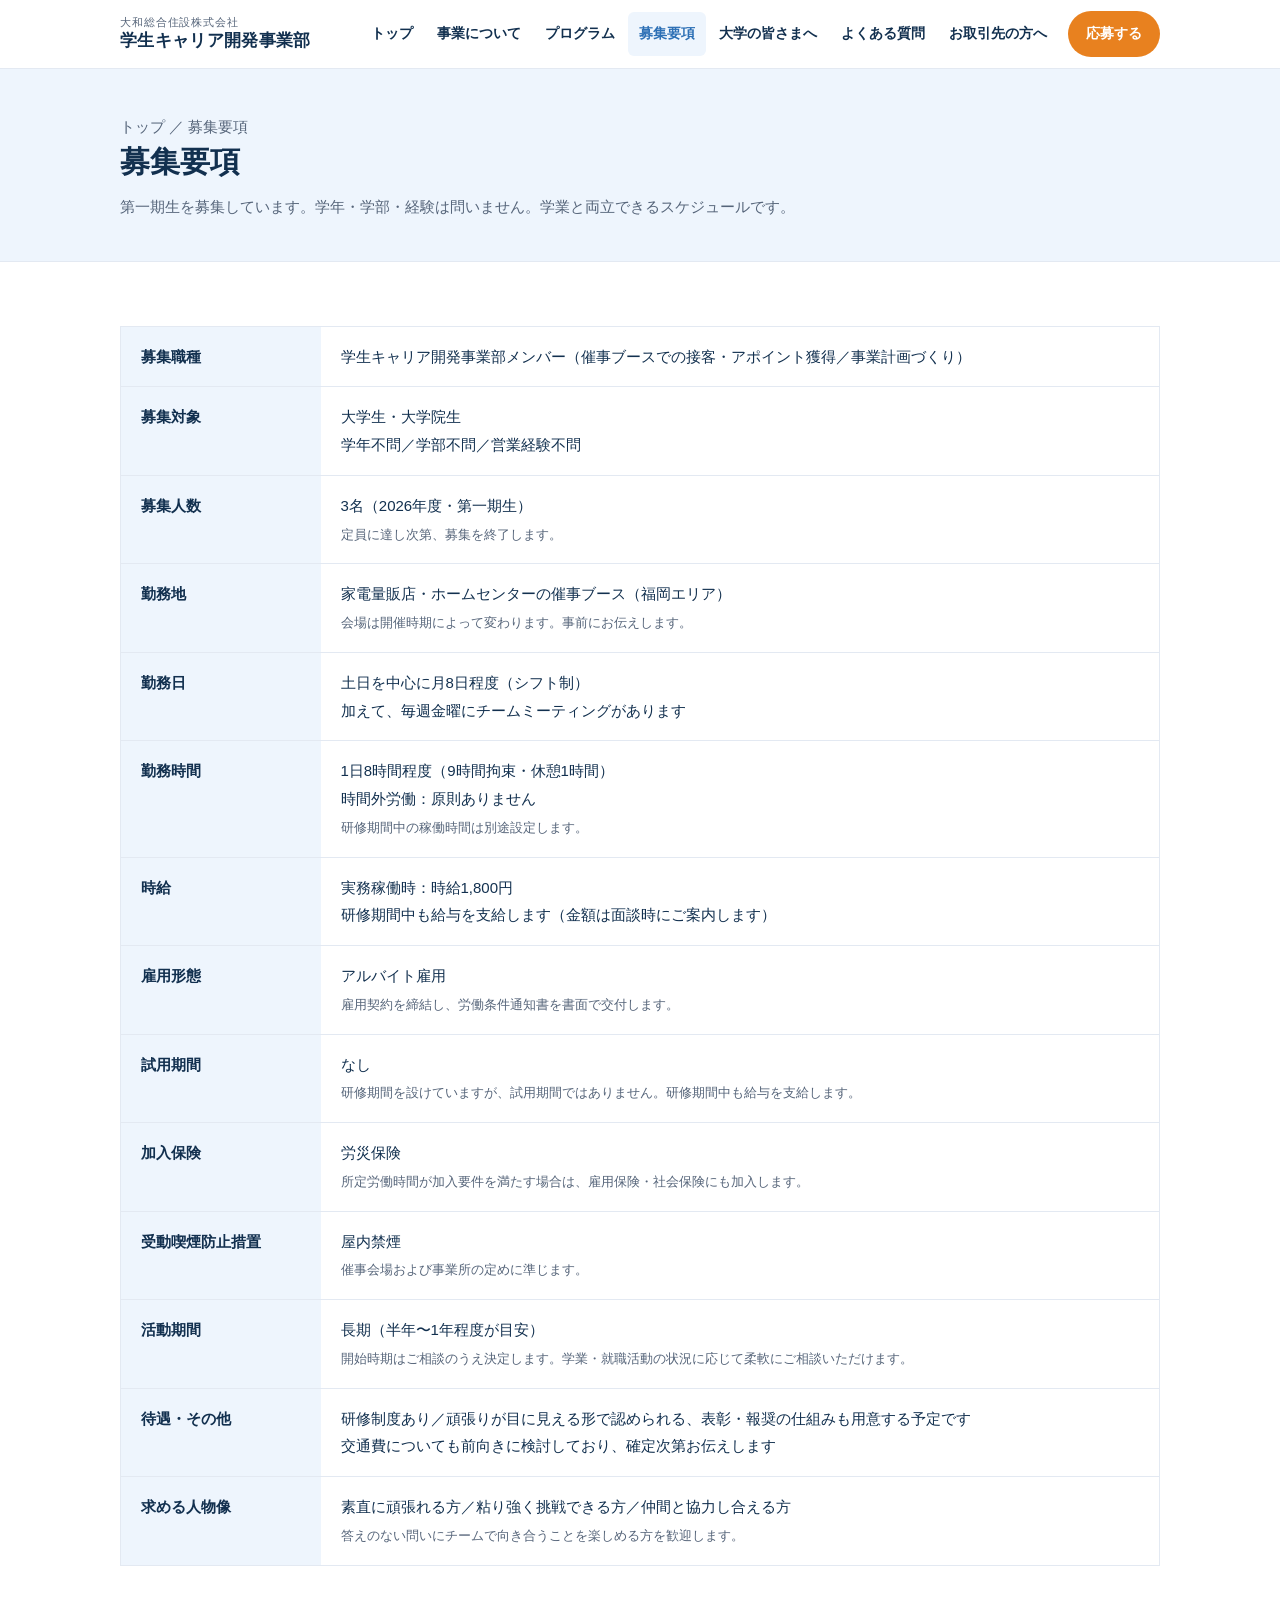
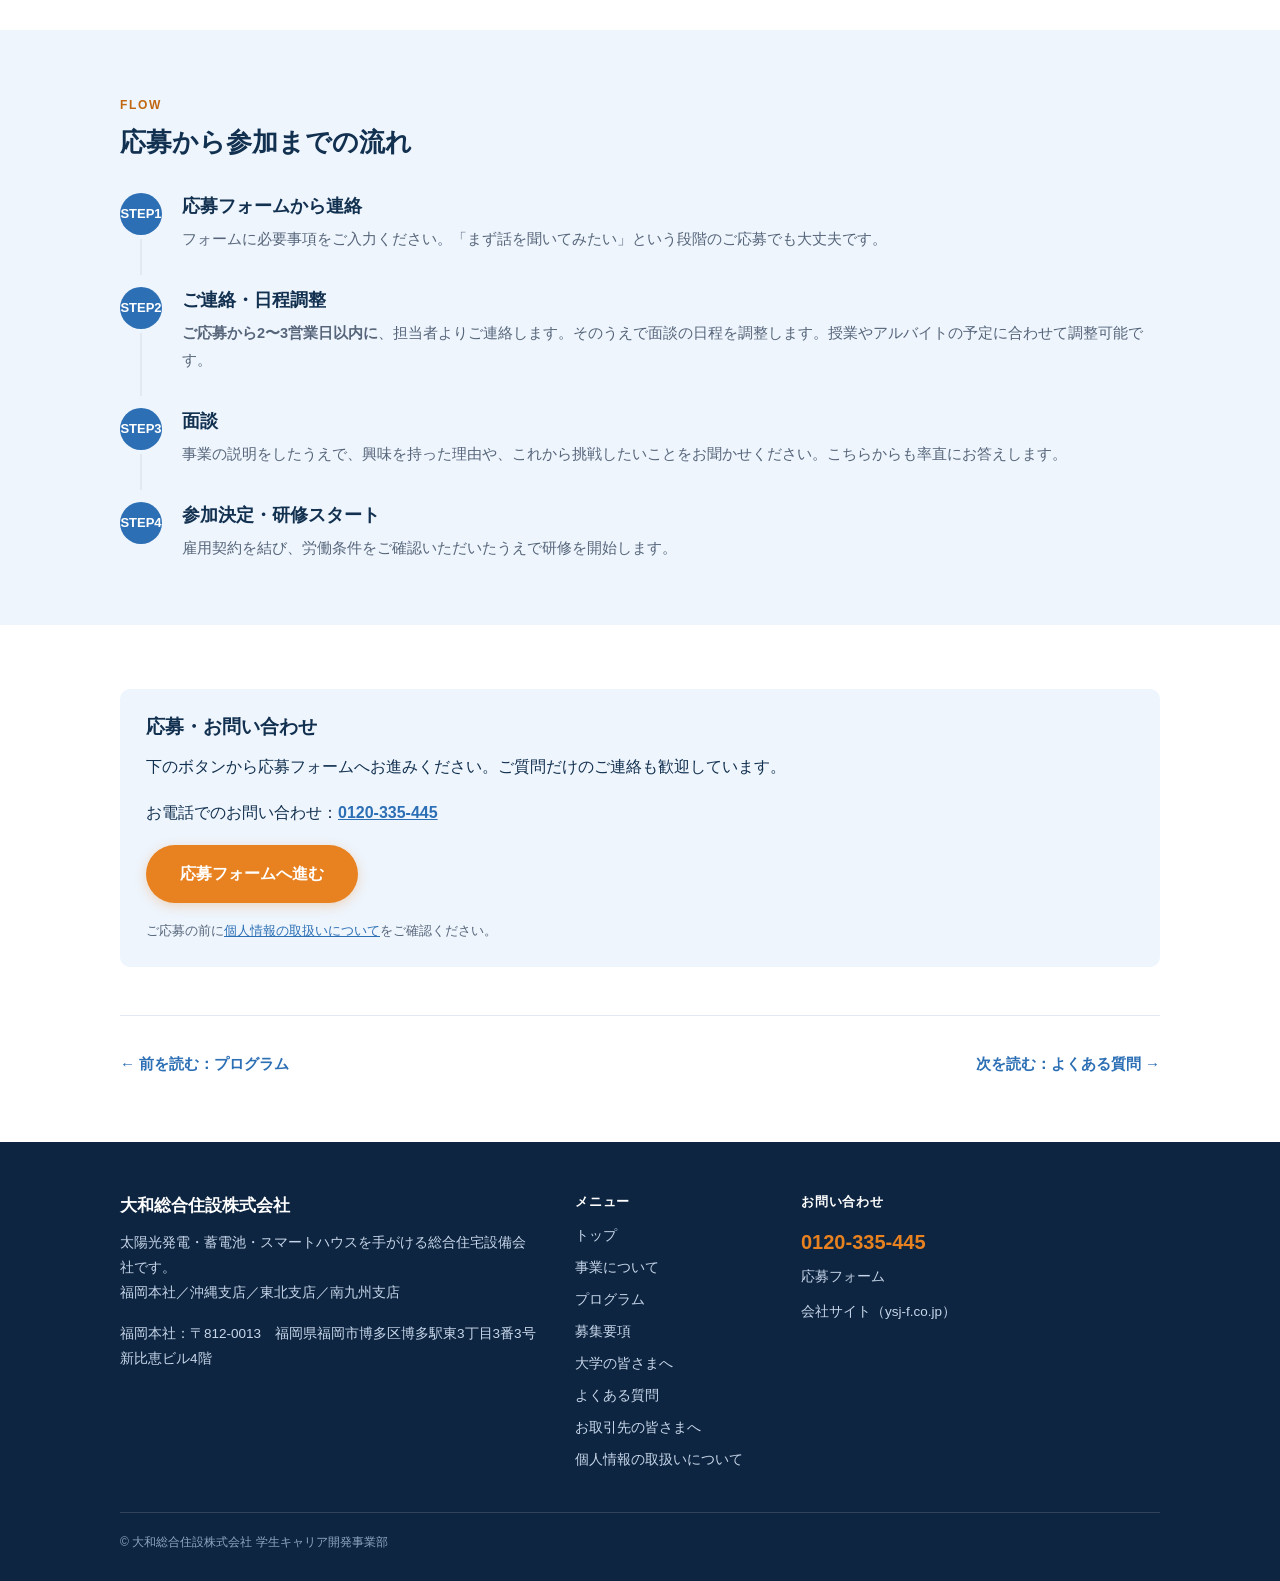
<file: recruit.html>
<!DOCTYPE html>
<html lang="ja">
<head>
<meta charset="utf-8">
<meta name="viewport" content="width=device-width,initial-scale=1">
<title>募集要項｜学生キャリア開発事業部｜大和総合住設株式会社</title>
<meta name="description" content="学生キャリア開発事業部の募集要項。勤務地・勤務日・時給・雇用形態・選考の流れをご案内します。学年不問、営業経験不問です。">
<link rel="stylesheet" href="assets/style.css">
</head>
<body>

<!--
  ==========================================================================
   このファイルの直し方（ブラウザ上でもそのまま編集できます）

   ・「< >」で囲まれた部分＝タグ は触らないでください
   ・タグとタグの あいだの日本語 だけを書き換えます
       例）  <h3>事業計画を、自分たちの手で</h3>
             ここの日本語だけ変える ↑
   ・下に「▼ ◯◯ ここから」という目印を入れています。直したい場所を
     その目印から探してください
   ・応募ボタンのリンク先・電話番号・メールは assets/config.js で
     一括変更できます（このファイルを触る必要はありません）
  ==========================================================================
-->

<header class="site-header">
  <div class="wrap header-inner">
    <a class="brand" href="index.html">
      <span class="brand-sub">大和総合住設株式会社</span>
      <span class="brand-main">学生キャリア開発事業部</span>
    </a>
    <button class="nav-toggle" type="button" aria-label="メニューを開く" aria-expanded="false"><span></span></button>
    <nav class="nav">
      <a href="index.html">トップ</a>
      <a href="about.html">事業について</a>
      <a href="program.html">プログラム</a>
      <a href="recruit.html">募集要項</a>
      <a href="for-universities.html">大学の皆さまへ</a>
      <a href="faq.html">よくある質問</a>
      <a href="for-partners.html">お取引先の方へ</a>
      <a class="btn-apply" href="#" data-apply>応募する</a>
    </nav>
  </div>
</header>

<main>

  <!-- ▼▼▼ ここから：募集要項 ▼▼▼ -->
  <div class="page-head">
    <div class="wrap">
      <p class="breadcrumb"><a href="index.html">トップ</a> ／ 募集要項</p>
      <h1>募集要項</h1>
      <p>第一期生を募集しています。学年・学部・経験は問いません。学業と両立できるスケジュールです。</p>
    </div>
  </div>

  <!-- ============ 募集要項 ============ -->
  <section class="section">
    <div class="wrap">
      <table class="table">
        <tr>
          <th>募集職種</th>
          <td>学生キャリア開発事業部メンバー（催事ブースでの接客・アポイント獲得／事業計画づくり）</td>
        </tr>
        <tr>
          <th>募集対象</th>
          <td>大学生・大学院生<br>学年不問／学部不問／営業経験不問</td>
        </tr>
        <tr>
          <th>募集人数</th>
          <td>3名（2026年度・第一期生）<br>
              <span class="small">定員に達し次第、募集を終了します。</span></td>
        </tr>
        <tr>
          <th>勤務地</th>
          <td>家電量販店・ホームセンターの催事ブース（福岡エリア）<br>
              <span class="small">会場は開催時期によって変わります。事前にお伝えします。</span></td>
        </tr>
        <tr>
          <th>勤務日</th>
          <td>土日を中心に月8日程度（シフト制）<br>加えて、毎週金曜にチームミーティングがあります</td>
        </tr>
        <tr>
          <th>勤務時間</th>
          <td>1日8時間程度（9時間拘束・休憩1時間）<br>時間外労働：原則ありません<br>
              <span class="small">研修期間中の稼働時間は別途設定します。</span></td>
        </tr>
        <tr>
          <th>時給</th>
          <td>実務稼働時：時給1,800円<br>研修期間中も給与を支給します（金額は面談時にご案内します）</td>
        </tr>
        <tr>
          <th>雇用形態</th>
          <td>アルバイト雇用<br>
              <span class="small">雇用契約を締結し、労働条件通知書を書面で交付します。</span></td>
        </tr>
        <tr>
          <th>試用期間</th>
          <td>なし<br>
              <span class="small">研修期間を設けていますが、試用期間ではありません。研修期間中も給与を支給します。</span></td>
        </tr>
        <tr>
          <th>加入保険</th>
          <td>労災保険<br>
              <span class="small">所定労働時間が加入要件を満たす場合は、雇用保険・社会保険にも加入します。</span></td>
        </tr>
        <tr>
          <th>受動喫煙防止措置</th>
          <td>屋内禁煙<br>
              <span class="small">催事会場および事業所の定めに準じます。</span></td>
        </tr>
        <tr>
          <th>活動期間</th>
          <td>長期（半年〜1年程度が目安）<br>
              <span class="small">開始時期はご相談のうえ決定します。学業・就職活動の状況に応じて柔軟にご相談いただけます。</span></td>
        </tr>
        <tr>
          <th>待遇・その他</th>
          <td>研修制度あり／頑張りが目に見える形で認められる、表彰・報奨の仕組みも用意する予定です<br>交通費についても前向きに検討しており、確定次第お伝えします</td>
        </tr>
        <tr>
          <th>求める人物像</th>
          <td>素直に頑張れる方／粘り強く挑戦できる方／仲間と協力し合える方<br>
              <span class="small">答えのない問いにチームで向き合うことを楽しめる方を歓迎します。</span></td>
        </tr>
      </table>
    </div>
  </section>

  <!-- ============ 選考の流れ ============ -->
  <!-- ▼▼▼ ここから：応募から参加までの流れ ▼▼▼ -->
  <section class="section section-tint">
    <div class="wrap">
      <div class="section-head">
        <span class="label">FLOW</span>
        <h2>応募から参加までの流れ</h2>
      </div>
      <ul class="steps">
        <li data-step="STEP1">
          <h3>応募フォームから連絡</h3>
          <p>フォームに必要事項をご入力ください。「まず話を聞いてみたい」という段階のご応募でも大丈夫です。</p>
        </li>
        <li data-step="STEP2">
          <h3>ご連絡・日程調整</h3>
          <p><strong>ご応募から2〜3営業日以内に</strong>、担当者よりご連絡します。そのうえで面談の日程を調整します。授業やアルバイトの予定に合わせて調整可能です。</p>
        </li>
        <li data-step="STEP3">
          <h3>面談</h3>
          <p>事業の説明をしたうえで、興味を持った理由や、これから挑戦したいことをお聞かせください。こちらからも率直にお答えします。</p>
        </li>
        <li data-step="STEP4">
          <h3>参加決定・研修スタート</h3>
          <p>雇用契約を結び、労働条件をご確認いただいたうえで研修を開始します。</p>
        </li>
      </ul>
    </div>
  </section>

  <!-- ============ 応募 ============ -->
  <!-- ▼▼▼ ここから：応募・お問い合わせ ▼▼▼ -->
  <section class="section">
    <div class="wrap">
      <div class="note">
        <h3>応募・お問い合わせ</h3>
        <p>下のボタンから応募フォームへお進みください。ご質問だけのご連絡も歓迎しています。</p>
        <p style="margin-bottom:18px;">お電話でのお問い合わせ：<a href="tel:0120335445" data-tel style="font-weight:700;">0120-335-445</a></p>
        <p><a class="btn btn-primary" href="#" data-apply>応募フォームへ進む</a></p>
        <p class="small" style="margin-bottom:0;">ご応募の前に<a href="privacy.html">個人情報の取扱いについて</a>をご確認ください。</p>
      </div>
      <div class="pagenav">
        <a href="program.html">← 前を読む：プログラム</a>
        <a href="faq.html">次を読む：よくある質問 →</a>
      </div>
    </div>
  </section>

</main>

<footer class="site-footer">
  <div class="wrap">
    <div class="footer-top">
      <div class="footer-brand">
        <p class="name">大和総合住設株式会社</p>
        <p>太陽光発電・蓄電池・スマートハウスを手がける総合住宅設備会社です。<br>福岡本社／沖縄支店／東北支店／南九州支店</p>
        <p>福岡本社：〒812-0013　福岡県福岡市博多区博多駅東3丁目3番3号 新比恵ビル4階</p>
      </div>
      <div class="footer-links">
        <h4>メニュー</h4>
        <ul>
          <li><a href="index.html">トップ</a></li>
          <li><a href="about.html">事業について</a></li>
          <li><a href="program.html">プログラム</a></li>
          <li><a href="recruit.html">募集要項</a></li>
          <li><a href="for-universities.html">大学の皆さまへ</a></li>
          <li><a href="faq.html">よくある質問</a></li>
          <li><a href="for-partners.html">お取引先の皆さまへ</a></li>
          <li><a href="privacy.html">個人情報の取扱いについて</a></li>
        </ul>
      </div>
      <div class="footer-contact">
        <h4 style="color:#fff;font-size:13px;margin:0 0 10px;letter-spacing:.06em;">お問い合わせ</h4>
        <a class="tel" href="tel:0120335445" data-tel>0120-335-445</a>
        <p style="margin:0 0 10px;"><a href="#" data-apply>応募フォーム</a></p>
        <p style="margin:0;"><a href="https://ysj-f.co.jp" target="_blank" rel="noopener">会社サイト（ysj-f.co.jp）</a></p>
      </div>
    </div>
    <div class="footer-bottom">
      &copy; 大和総合住設株式会社 学生キャリア開発事業部
    </div>
  </div>
</footer>

<script src="assets/config.js"></script>
<script src="assets/main.js"></script>
</body>
</html>
</file>
<file: assets/style.css>
@charset "utf-8";

/* =========================================================
   大和総合住設株式会社 学生キャリア開発事業部 サイト共通CSS
   色を変えたいときは、下の :root の値を書き換えてください。
   ========================================================= */

:root{
  --navy:#12304F;
  --navy-deep:#0D2540;
  --blue:#2C6FB5;
  --blue-dark:#215791;
  --blue-light:#EEF5FD;
  --orange:#E8811F;
  --orange-dark:#C1670F;
  --orange-tint:#FFF1E1;
  --gray:#56657A;
  --line:#E3E9F2;
  --white:#ffffff;
  --shadow:0 2px 14px rgba(18,48,79,.08);
  --radius:10px;
  --wrap:1080px;
}

*,*::before,*::after{box-sizing:border-box;}

html{scroll-behavior:smooth;}

body{
  margin:0;
  color:var(--navy);
  background:var(--white);
  font-family:"Hiragino Kaku Gothic ProN","Hiragino Sans","Yu Gothic","YuGothic",Meiryo,"Noto Sans JP",sans-serif;
  font-size:16px;
  line-height:1.85;
  -webkit-text-size-adjust:100%;
}

img{max-width:100%;height:auto;display:block;border:0;}
a{color:var(--blue);}
a:hover{color:var(--blue-dark);}

.wrap{width:100%;max-width:var(--wrap);margin:0 auto;padding:0 20px;}

/* ---------------- header ---------------- */
.site-header{
  position:sticky;top:0;z-index:100;
  background:rgba(255,255,255,.97);
  border-bottom:1px solid var(--line);
}
.header-inner{
  display:flex;align-items:center;justify-content:space-between;
  gap:16px;min-height:68px;position:relative;
}
.brand{display:block;text-decoration:none;color:var(--navy);line-height:1.35;}
.brand .brand-sub{display:block;font-size:11px;letter-spacing:.08em;color:var(--gray);}
.brand .brand-main{display:block;font-size:17px;font-weight:700;letter-spacing:.02em;}

.nav{display:flex;align-items:center;gap:2px;}
.nav a{
  display:inline-block;padding:9px 11px;border-radius:6px;
  font-size:14px;font-weight:700;text-decoration:none;color:var(--navy);
}
.nav a:hover{background:var(--blue-light);color:var(--blue-dark);}
.nav a.is-current{color:var(--blue);background:var(--blue-light);}
.nav .btn-apply{
  margin-left:8px;background:var(--orange);color:#fff;padding:10px 18px;border-radius:999px;
}
.nav .btn-apply:hover{background:var(--orange-dark);color:#fff;}

.nav-toggle{
  display:none;width:44px;height:40px;border:1px solid var(--line);background:#fff;
  border-radius:8px;cursor:pointer;padding:0;
}
.nav-toggle span,.nav-toggle span::before,.nav-toggle span::after{
  display:block;width:20px;height:2px;background:var(--navy);margin:0 auto;position:relative;
}
.nav-toggle span::before{content:"";position:absolute;top:-6px;left:0;}
.nav-toggle span::after{content:"";position:absolute;top:6px;left:0;}

/* ---------------- buttons ---------------- */
.btn{
  display:inline-block;text-decoration:none;font-weight:700;text-align:center;
  padding:15px 32px;border-radius:999px;font-size:16px;line-height:1.5;
  border:2px solid transparent;cursor:pointer;
}
.btn-primary{background:var(--orange);color:#fff;box-shadow:0 3px 12px rgba(232,129,31,.28);}
.btn-primary:hover{background:var(--orange-dark);color:#fff;}
.btn-ghost{background:#fff;color:var(--blue);border-color:var(--blue);}
.btn-ghost:hover{background:var(--blue-light);color:var(--blue-dark);}
.btn-line{background:transparent;color:#fff;border-color:rgba(255,255,255,.8);}
.btn-line:hover{background:rgba(255,255,255,.14);color:#fff;}

/* ---------------- hero (top page) ---------------- */
.hero{position:relative;background:#7FA9E0;overflow:hidden;}
.hero-img{width:100%;height:auto;display:block;}
.hero-copy{position:absolute;left:0;right:0;top:7%;}
.hero-eyebrow{
  display:inline-block;font-size:12px;font-weight:700;letter-spacing:.14em;
  color:var(--navy);margin:0 0 14px;
}
.hero h1{
  margin:0 0 18px;font-size:38px;line-height:1.34;font-weight:700;letter-spacing:.01em;
}
.hero h1 .accent{color:var(--blue-dark);}
.hero-lead{margin:0 0 22px;font-size:15px;color:var(--navy);max-width:600px;}
.hero-badges{list-style:none;margin:0 0 24px;padding:0;display:flex;flex-wrap:wrap;gap:8px;}
.hero-badges li{
  background:#fff;color:var(--blue);font-size:12.5px;font-weight:700;
  padding:6px 14px;border-radius:999px;box-shadow:var(--shadow);
}
.hero-actions{display:flex;flex-wrap:wrap;gap:12px;}
.hero-copy-sp{display:none;}

/* ---------------- page head (sub pages) ---------------- */
.page-head{background:var(--blue-light);padding:44px 0 40px;border-bottom:1px solid var(--line);}
.page-head h1{margin:0 0 10px;font-size:30px;line-height:1.4;}
.page-head p{margin:0;color:var(--gray);font-size:15px;}
.breadcrumb{font-size:12.5px;color:var(--gray);margin:0 0 14px;}
.breadcrumb a{color:var(--gray);text-decoration:none;}
.breadcrumb a:hover{text-decoration:underline;}

/* ---------------- sections ---------------- */
.section{padding:64px 0;}
.section-tint{background:var(--blue-light);}
.section-head{margin:0 0 32px;}
.section-head .label{
  display:block;font-size:12px;font-weight:700;letter-spacing:.14em;color:var(--orange-dark);margin-bottom:8px;
}
.section-head h2{margin:0 0 10px;font-size:26px;line-height:1.45;}
.section-head p{margin:0;color:var(--gray);font-size:15px;}

h3{font-size:19px;line-height:1.5;margin:0 0 10px;}
p{margin:0 0 16px;}
p:last-child{margin-bottom:0;}

/* ---------------- cards ---------------- */
.cards{display:flex;flex-wrap:wrap;gap:20px;}
.card{
  flex:1 1 290px;background:#fff;border:1px solid var(--line);border-radius:var(--radius);
  padding:26px 24px;box-shadow:var(--shadow);
}
.section-tint .card{border-color:#DBE6F5;}
.card .num{
  display:inline-flex;align-items:center;justify-content:center;
  width:42px;height:42px;border-radius:50%;background:var(--orange);color:#fff;
  font-weight:700;font-size:14px;margin-bottom:14px;
}
.card h3{margin-bottom:10px;}
.card p{font-size:14.5px;color:var(--gray);}
.card .more{display:inline-block;margin-top:14px;font-size:14px;font-weight:700;text-decoration:none;}
.card .more::after{content:" \2192";}

/* ---------------- media rows ---------------- */
.media{display:flex;flex-wrap:wrap;gap:36px;align-items:center;}
.media-img{flex:1 1 380px;min-width:270px;}
.media-img img{border-radius:var(--radius);box-shadow:var(--shadow);width:100%;}
.media-body{flex:1 1 380px;min-width:270px;}
.media-body h3{font-size:22px;}

/* ---------------- chips ---------------- */
.chips{list-style:none;display:flex;flex-wrap:wrap;gap:10px;margin:0;padding:0;}
.chips li{
  background:var(--orange-tint);color:var(--orange-dark);font-weight:700;font-size:14px;
  padding:8px 18px;border-radius:999px;
}

/* ---------------- steps ---------------- */
.steps{list-style:none;margin:0;padding:0;}
.steps li{position:relative;padding:0 0 28px 62px;}
.steps li::before{
  content:attr(data-step);
  position:absolute;left:0;top:0;width:42px;height:42px;border-radius:50%;
  background:var(--blue);color:#fff;font-weight:700;font-size:13px;
  display:flex;align-items:center;justify-content:center;
}
.steps li::after{
  content:"";position:absolute;left:20px;top:46px;bottom:6px;width:2px;background:var(--line);
}
.steps li:last-child{padding-bottom:0;}
.steps li:last-child::after{display:none;}
.steps h3{margin:6px 0 6px;font-size:18px;}
.steps p{font-size:14.5px;color:var(--gray);}

/* ---------------- table ---------------- */
.table{width:100%;border-collapse:collapse;background:#fff;border:1px solid var(--line);}
.table th,.table td{padding:16px 20px;border-bottom:1px solid var(--line);text-align:left;vertical-align:top;font-size:15px;}
.table th{width:200px;background:var(--blue-light);font-weight:700;color:var(--navy);}
.table tr:last-child th,.table tr:last-child td{border-bottom:0;}

/* ---------------- faq ---------------- */
.faq{list-style:none;margin:0;padding:0;}
.faq li{background:#fff;border:1px solid var(--line);border-radius:var(--radius);padding:22px 24px;margin-bottom:14px;box-shadow:var(--shadow);}
.faq .q{font-weight:700;font-size:16.5px;margin:0 0 8px;padding-left:30px;position:relative;}
.faq .q::before{content:"Q";position:absolute;left:0;top:0;color:var(--orange);font-weight:700;}
.faq .a{margin:0;font-size:14.5px;color:var(--gray);padding-left:30px;position:relative;}
.faq .a::before{content:"A";position:absolute;left:0;top:0;color:var(--blue);font-weight:700;}

/* ---------------- note box ---------------- */
.note{background:var(--blue-light);border-radius:var(--radius);padding:24px 26px;}
.note h3{margin-top:0;}

/* ---------------- CTA band ---------------- */
.cta{background:var(--navy);color:#fff;padding:56px 0;text-align:center;}
.cta h2{margin:0 0 12px;font-size:26px;color:#fff;}
.cta p{margin:0 auto 26px;max-width:640px;color:#C7D6EA;font-size:15px;}
.cta-actions{display:flex;flex-wrap:wrap;gap:12px;justify-content:center;}

/* ---------------- page nav ---------------- */
.pagenav{display:flex;flex-wrap:wrap;gap:14px;justify-content:space-between;padding:34px 0 0;border-top:1px solid var(--line);margin-top:48px;}
.pagenav a{font-weight:700;text-decoration:none;font-size:15px;}

/* ---------------- footer ---------------- */
.site-footer{background:var(--navy-deep);color:#C7D6EA;padding:48px 0 28px;font-size:13.5px;}
.site-footer a{color:#C7D6EA;text-decoration:none;}
.site-footer a:hover{color:#fff;text-decoration:underline;}
.footer-top{display:flex;flex-wrap:wrap;gap:36px;justify-content:space-between;}
.footer-brand{flex:1 1 300px;}
.footer-brand .name{color:#fff;font-size:17px;font-weight:700;margin:0 0 10px;}
.footer-links{flex:0 1 190px;}
.footer-links h4{color:#fff;font-size:13px;margin:0 0 10px;letter-spacing:.06em;}
.footer-links ul{list-style:none;margin:0;padding:0;}
.footer-links li{margin-bottom:7px;}
.footer-contact{flex:1 1 240px;}
.footer-contact .tel{color:var(--orange);font-size:20px;font-weight:700;display:block;margin-bottom:4px;}
.footer-bottom{border-top:1px solid rgba(255,255,255,.14);margin-top:32px;padding-top:18px;font-size:12px;color:#8FA5C2;}

/* ---------------- utilities ---------------- */
.mt0{margin-top:0;}
.mb0{margin-bottom:0;}
.mt24{margin-top:24px;}
.mt32{margin-top:32px;}
.mt40{margin-top:40px;}
.center{text-align:center;}
.lead{font-size:17px;line-height:1.9;}
.small{font-size:13px;color:var(--gray);}

/* ========== 画面がやや狭いとき（メニュー項目が7つあるため詰める）========== */
@media (max-width:1060px){
  .nav a{padding:9px 7px;font-size:13px;}
  .nav .btn-apply{padding:9px 15px;}
}

/* ================= タブレット ================= */
/* メニューが横に収まらなくなるため、900px以下では折りたたみ式にします */
@media (max-width:900px){
  .hero h1{font-size:30px;}
  .hero-copy{top:4%;}
  .hero-lead{font-size:14px;}

  .nav-toggle{display:block;}
  .nav{
    display:none;position:absolute;left:0;right:0;top:100%;
    flex-direction:column;align-items:stretch;gap:0;
    background:#fff;border:1px solid var(--line);border-radius:0 0 10px 10px;
    box-shadow:0 8px 20px rgba(18,48,79,.10);padding:8px 12px 16px;
  }
  .nav.is-open{display:flex;}
  .nav a{padding:13px 10px;font-size:15px;border-radius:6px;}
  .nav .btn-apply{margin:10px 0 0;text-align:center;padding:13px 18px;}
}

/* ================= スマートフォン ================= */
@media (max-width:760px){
  body{font-size:15px;}

  .nav-toggle{display:block;}
  .nav{
    display:none;position:absolute;left:0;right:0;top:100%;
    flex-direction:column;align-items:stretch;gap:0;
    background:#fff;border:1px solid var(--line);border-radius:0 0 10px 10px;
    box-shadow:0 8px 20px rgba(18,48,79,.10);padding:8px 12px 16px;
  }
  .nav.is-open{display:flex;}
  .nav a{padding:13px 10px;font-size:15px;border-radius:6px;}
  .nav .btn-apply{margin:10px 0 0;text-align:center;}

  .hero-copy{display:none;}
  .hero-copy-sp{
    display:block;background:linear-gradient(180deg,#9CC0EA 0%,#EEF5FD 100%);
    padding:28px 0 34px;
  }
  .hero-copy-sp h1{font-size:25px;margin:0 0 14px;line-height:1.42;}
  .hero-copy-sp .hero-lead{font-size:14.5px;}

  .section{padding:44px 0;}
  .section-head h2{font-size:22px;}
  .page-head{padding:32px 0 30px;}
  .page-head h1{font-size:24px;}

  .media{gap:24px;}
  .media-body h3{font-size:19px;}

  .table th,.table td{display:block;width:100%;}
  .table th{border-bottom:0;padding:14px 18px 4px;}
  .table td{padding:0 18px 16px;}

  .steps li{padding-left:52px;}
  .steps li::before{width:36px;height:36px;font-size:12px;}
  .steps li::after{left:17px;top:40px;}

  .cta{padding:44px 0;}
  .cta h2{font-size:22px;}

  .hero-actions .btn,.cta-actions .btn{width:100%;}
}
</file>
